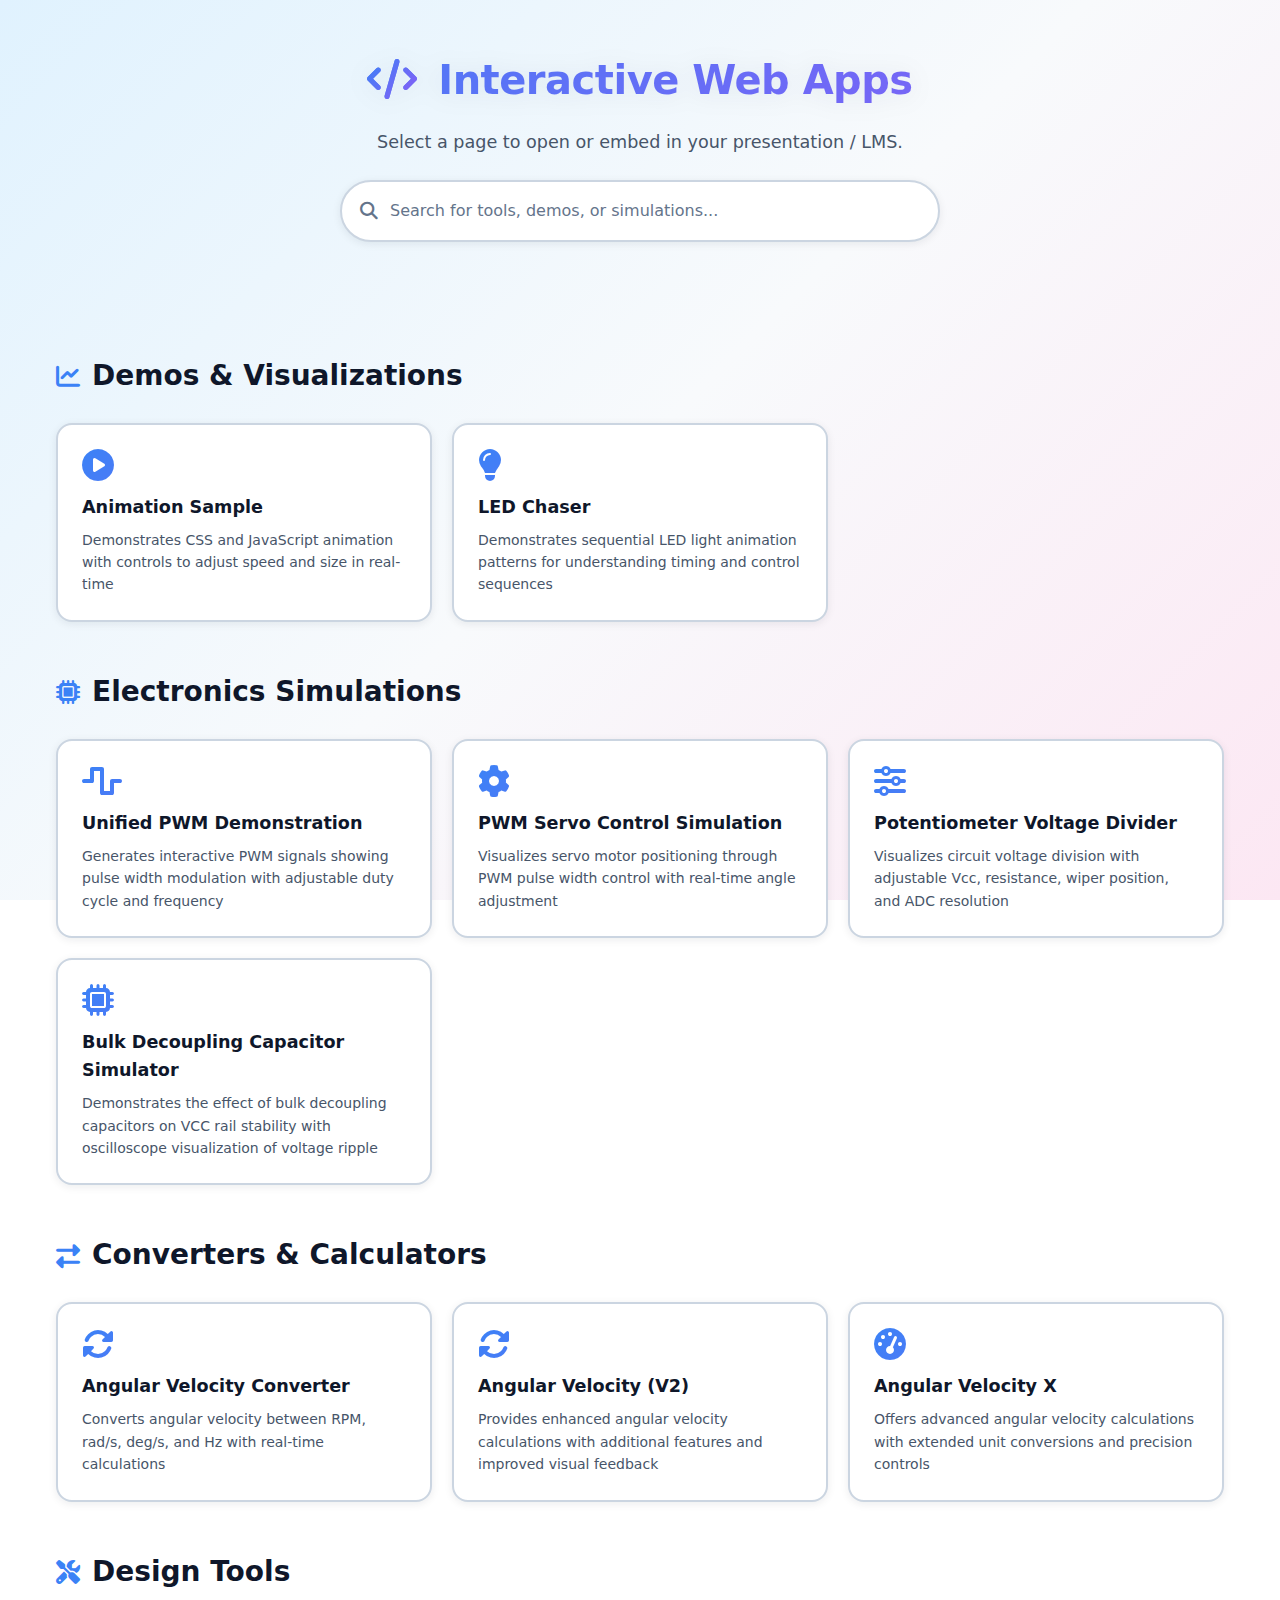
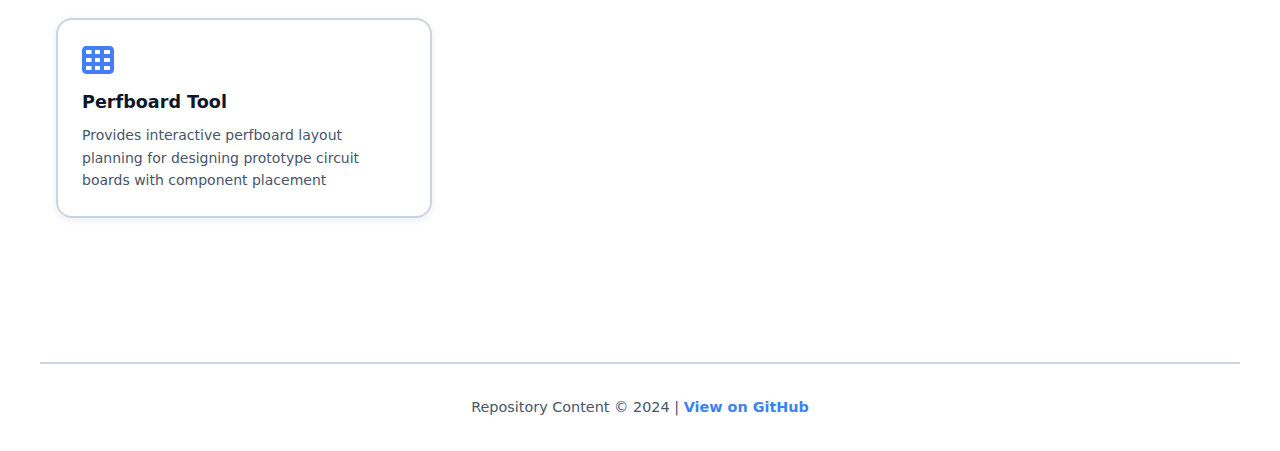
<file: index.html>
<!DOCTYPE html>
<html lang="en">
<head>
  <meta charset="UTF-8" />
  <meta name="viewport" content="width=device-width,initial-scale=1" />
  <title>Interactive Web Apps - Educational Tools & Simulations</title>
  <link rel="stylesheet" href="assets/css/style.css" />
  <link rel="stylesheet" href="https://cdnjs.cloudflare.com/ajax/libs/font-awesome/6.5.1/css/all.min.css" />
  <meta name="description" content="Small interactive pages for teaching and embedding (potentiometer divider, charts, animations)." />
</head>
<body>
  <header>
    <h1><i class="fas fa-code"></i> Interactive Web Apps</h1>
    <p>Select a page to open or embed in your presentation / LMS.</p>
    
    <div class="search-container">
      <i class="fas fa-search search-icon"></i>
      <input 
        type="search" 
        id="searchInput" 
        class="search-input" 
        placeholder="Search for tools, demos, or simulations..." 
        aria-label="Search pages"
      />
    </div>
  </header>
  
  <main>
    <section class="category-section" data-category="demos">
      <h2><i class="fas fa-chart-line"></i> Demos & Visualizations</h2>
      <ul class="page-list">
        <li data-keywords="animation css sample transition">
          <a href="pages/animation.html" target="_blank">
            <i class="fas fa-play-circle"></i>
            <span class="link-text">Animation Sample</span>
            <span class="link-description">Demonstrates CSS and JavaScript animation with controls to adjust speed and size in real-time</span>
          </a>
        </li>
        <li data-keywords="led chaser light animation sequence">
          <a href="pages/ledChaser.html" target="_blank">
            <i class="fas fa-lightbulb"></i>
            <span class="link-text">LED Chaser</span>
            <span class="link-description">Demonstrates sequential LED light animation patterns for understanding timing and control sequences</span>
          </a>
        </li>
      </ul>
    </section>

    <section class="category-section" data-category="simulations">
      <h2><i class="fas fa-microchip"></i> Electronics Simulations</h2>
      <ul class="page-list">
        <li data-keywords="pwm pulse width modulation unified demonstration">
          <a href="pages/unified-PWM-demonstration.html" target="_blank">
            <i class="fas fa-wave-square"></i>
            <span class="link-text">Unified PWM Demonstration</span>
            <span class="link-description">Generates interactive PWM signals showing pulse width modulation with adjustable duty cycle and frequency</span>
          </a>
        </li>
        <li data-keywords="pwm servo control simulation motor">
          <a href="pages/PWM-Servo-Control-Simulation.html" target="_blank">
            <i class="fas fa-cog"></i>
            <span class="link-text">PWM Servo Control Simulation</span>
            <span class="link-description">Visualizes servo motor positioning through PWM pulse width control with real-time angle adjustment</span>
          </a>
        </li>
        <li data-keywords="potentiometer voltage divider resistor">
          <a href="pages/potentiometer-divider.html" target="_blank">
            <i class="fas fa-sliders-h"></i>
            <span class="link-text">Potentiometer Voltage Divider</span>
            <span class="link-description">Visualizes circuit voltage division with adjustable Vcc, resistance, wiper position, and ADC resolution</span>
          </a>
        </li>
        <li data-keywords="bulk decoupling capacitor oscilloscope vcc rail voltage ripple reservoir">
          <a href="pages/Bulk_Decoupling_Capacitor.html" target="_blank">
            <i class="fas fa-microchip"></i>
            <span class="link-text">Bulk Decoupling Capacitor Simulator</span>
            <span class="link-description">Demonstrates the effect of bulk decoupling capacitors on VCC rail stability with oscilloscope visualization of voltage ripple</span>
          </a>
        </li>
      </ul>
    </section>

    <section class="category-section" data-category="converters">
      <h2><i class="fas fa-exchange-alt"></i> Converters & Calculators</h2>
      <ul class="page-list">
        <li data-keywords="angular velocity converter rpm rad calculation">
          <a href="pages/AngularVelocityConverter.html" target="_blank">
            <i class="fas fa-sync-alt"></i>
            <span class="link-text">Angular Velocity Converter</span>
            <span class="link-description">Converts angular velocity between RPM, rad/s, deg/s, and Hz with real-time calculations</span>
          </a>
        </li>
        <li data-keywords="angular velocity v2 version calculation">
          <a href="pages/AngularVelocity.html" target="_blank">
            <i class="fas fa-rotate"></i>
            <span class="link-text">Angular Velocity (V2)</span>
            <span class="link-description">Provides enhanced angular velocity calculations with additional features and improved visual feedback</span>
          </a>
        </li>
        <li data-keywords="angular velocity x extended calculation">
          <a href="pages/AngularVelocityx.html" target="_blank">
            <i class="fas fa-tachometer-alt"></i>
            <span class="link-text">Angular Velocity X</span>
            <span class="link-description">Offers advanced angular velocity calculations with extended unit conversions and precision controls</span>
          </a>
        </li>
      </ul>
    </section>

    <section class="category-section" data-category="tools">
      <h2><i class="fas fa-tools"></i> Design Tools</h2>
      <ul class="page-list">
        <li data-keywords="perfboard pcb prototype circuit design">
          <a href="pages/perfboard.html" target="_blank">
            <i class="fas fa-th"></i>
            <span class="link-text">Perfboard Tool</span>
            <span class="link-description">Provides interactive perfboard layout planning for designing prototype circuit boards with component placement</span>
          </a>
        </li>
      </ul>
    </section>
    
    <div id="noResults" class="no-results" style="display: none;">
      <i class="fas fa-search"></i>
      <p>No pages found matching your search.</p>
    </div>
  </main>
  
  <footer>
    <p>Repository Content &copy; 2024 | <a href="https://github.com/rayus86/web_apps" target="_blank">View on GitHub</a></p>
  </footer>

  <script>
    // Live search functionality
    const searchInput = document.getElementById('searchInput');
    const categorySections = document.querySelectorAll('.category-section');
    const noResults = document.getElementById('noResults');
    
    searchInput.addEventListener('input', function() {
      const searchTerm = this.value.toLowerCase().trim();
      let hasVisibleItems = false;
      
      categorySections.forEach(section => {
        const items = section.querySelectorAll('li');
        let sectionHasVisible = false;
        
        items.forEach(item => {
          const text = item.textContent.toLowerCase();
          const keywords = item.dataset.keywords || '';
          const matches = text.includes(searchTerm) || keywords.includes(searchTerm);
          
          if (matches || searchTerm === '') {
            item.style.display = '';
            sectionHasVisible = true;
            hasVisibleItems = true;
          } else {
            item.style.display = 'none';
          }
        });
        
        section.style.display = sectionHasVisible || searchTerm === '' ? '' : 'none';
      });
      
      noResults.style.display = hasVisibleItems || searchTerm === '' ? 'none' : 'block';
    });
  </script>
</body>
</html>
</file>
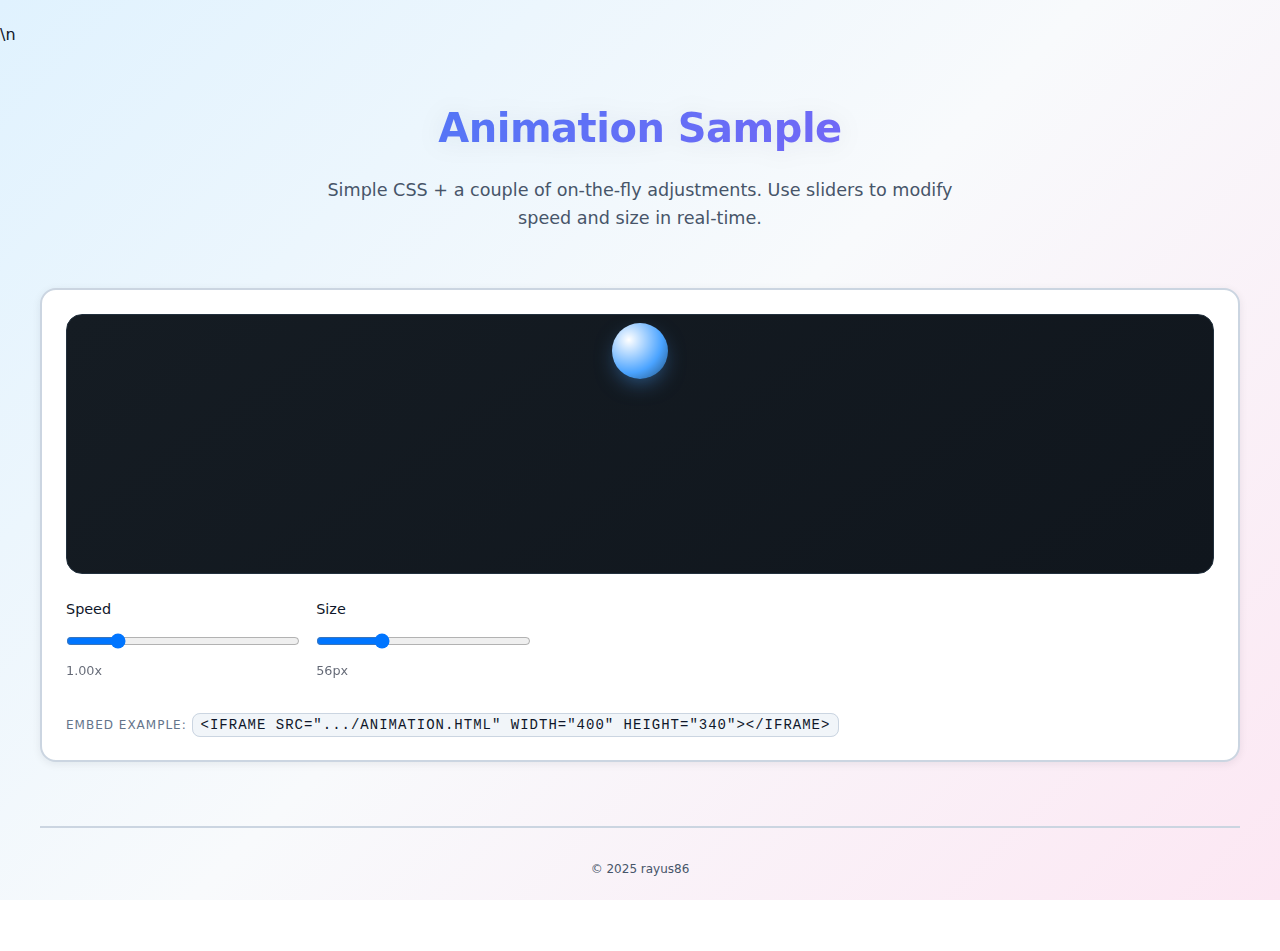
<file: pages/animation.html>
<!DOCTYPE html>\n<html lang="en">
<head>
<meta charset="UTF-8" />
<title>Animation Sample</title>
<meta name="viewport" content="width=device-width,initial-scale=1" />
<link rel="stylesheet" href="../assets/css/style.css" />
<meta name="description" content="Small CSS / JS animation sample." />
<style>
  body { padding: 1.4rem 0 2.5rem; }
  .stage {
    position: relative;
    width: 100%;
    height: 260px;
    background: linear-gradient(145deg,#151c23,#10161d);
    border: 1px solid #22303d;
    border-radius: 16px;
    overflow: hidden;
  }
  .ball {
    --size: 56px;
    position: absolute;
    width: var(--size);
    height: var(--size);
    left: calc(50% - var(--size)/2);
    top: 8px;
    border-radius: 50%;
    background: radial-gradient(circle at 30% 30%, #ffffff, #4aa3ff 60%, #1f4b73 100%);
    box-shadow: 0 8px 22px -6px rgba(74,163,255,.55);
    animation: bounce 2.2s ease-in-out infinite, spin 6s linear infinite;
  }
  @keyframes bounce {
    0%, 100% { transform: translate(-50%, 0) scale(1); }
    45% { transform: translate(-50%, 180px) scale(1.05, .95); }
    50% { transform: translate(-50%, 188px) scale(.95,1.05); }
  }
  @keyframes spin {
    to { filter: hue-rotate(360deg); }
  }
  .controls {
    margin-top: 1rem;
    display: flex;
    gap: 1rem;
    flex-wrap: wrap;
  }
  .label-val {
    font-size: .8rem;
    opacity: .65;
  }
</style>
</head>
<body>
<header>
  <h1>Animation Sample</h1>
  <p>Simple CSS + a couple of on-the-fly adjustments. Use sliders to modify speed and size in real-time.</p>
</header>

<main class="panel">
  <div class="stage">
    <div id="ball" class="ball"></div>
  </div>
  <div class="controls">
    <label class="inline-label">Speed
      <input id="speed" type="range" min="0.5" max="3" step=".05" value="1" />
      <span class="label-val" id="speedLabel">1.00x</span>
    </label>
    <label class="inline-label">Size
      <input id="size" type="range" min="30" max="120" step="2" value="56" />
      <span class="label-val" id="sizeLabel">56px</span>
    </label>
  </div>
  <p class="notice">Embed example: <code>&lt;iframe src=".../animation.html" width="400" height="340"&gt;&lt;/iframe&gt;</code></p>
</main>

<footer>
  <small>© 2025 rayus86</small>
</footer>

<script>
(function(){
  const ball = document.getElementById('ball');
  const speed = document.getElementById('speed');
  const size = document.getElementById('size');
  const speedLabel = document.getElementById('speedLabel');
  const sizeLabel = document.getElementById('sizeLabel');

  function update() {
    const s = parseFloat(speed.value);
    const sz = parseInt(size.value,10);
    speedLabel.textContent = s.toFixed(2)+'x';
    sizeLabel.textContent = sz+'px';
    ball.style.setProperty('--size', sz+'px');
    ball.style.animationDuration = (2.2 / s) + 's, ' + (6 / s) + 's';
  }
  [speed, size].forEach(el=>el.addEventListener('input', update));
  update();
})();
</script>
</body>
</html>
</file>
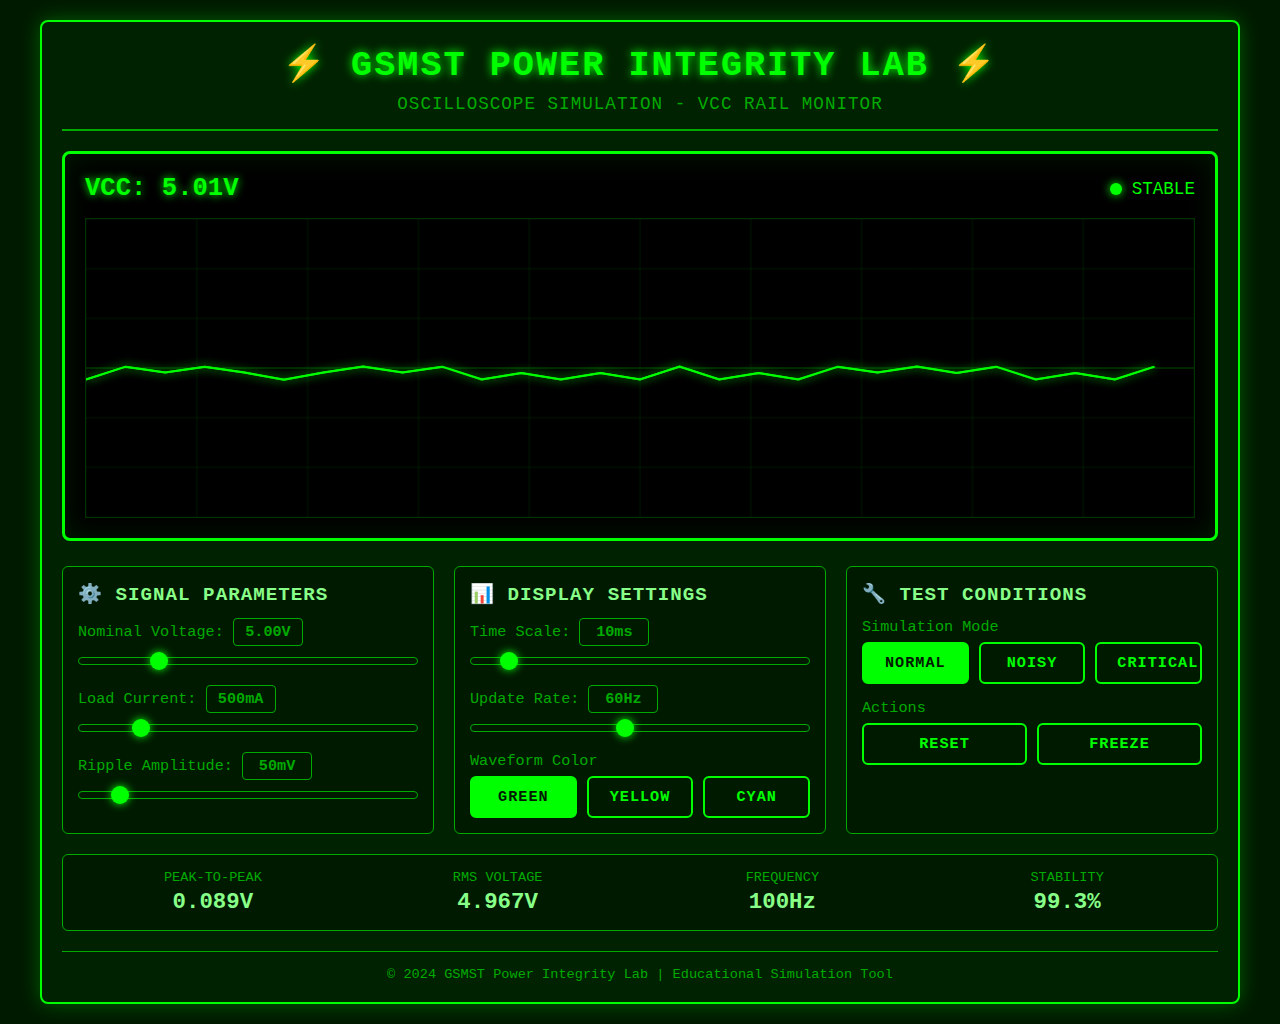
<file: pages/apps.html>
<!DOCTYPE html>
<html lang="en">
<head>
<meta charset="UTF-8">
<meta name="viewport" content="width=device-width, initial-scale=1.0">
<title>GSMST Power Integrity Lab - Oscilloscope Simulation</title>
<meta name="description" content="Interactive oscilloscope simulation for monitoring VCC rail power integrity with signal stability analysis">
<style>
  :root {
    --console-bg: #001a00;
    --console-panel: #002200;
    --console-green: #00ff00;
    --console-green-dim: #00aa00;
    --console-green-bright: #88ff88;
    --grid-color: #003300;
    --warning-color: #ffaa00;
    --danger-color: #ff3333;
  }
  
  * {
    box-sizing: border-box;
    margin: 0;
    padding: 0;
  }
  
  body {
    background: var(--console-bg);
    color: var(--console-green);
    font-family: 'Courier New', monospace;
    min-height: 100vh;
    display: flex;
    flex-direction: column;
    align-items: center;
    padding: 20px;
    overflow-x: hidden;
  }
  
  .container {
    width: 100%;
    max-width: 1200px;
    background: var(--console-panel);
    border: 2px solid var(--console-green);
    border-radius: 8px;
    box-shadow: 0 0 20px rgba(0, 255, 0, 0.3);
    padding: 20px;
  }
  
  header {
    text-align: center;
    margin-bottom: 20px;
    border-bottom: 2px solid var(--console-green-dim);
    padding-bottom: 15px;
  }
  
  h1 {
    font-size: clamp(1.5rem, 3vw, 2.2rem);
    text-shadow: 0 0 10px var(--console-green);
    margin-bottom: 8px;
    letter-spacing: 2px;
  }
  
  .subtitle {
    font-size: clamp(0.9rem, 1.5vw, 1.1rem);
    color: var(--console-green-dim);
    text-transform: uppercase;
    letter-spacing: 1px;
  }
  
  .oscilloscope-screen {
    background: #000;
    border: 3px solid var(--console-green);
    border-radius: 8px;
    padding: 20px;
    margin-bottom: 25px;
    position: relative;
    box-shadow: inset 0 0 30px rgba(0, 255, 0, 0.1);
  }
  
  .screen-header {
    display: flex;
    justify-content: space-between;
    align-items: center;
    margin-bottom: 15px;
    flex-wrap: wrap;
    gap: 10px;
  }
  
  .voltage-display {
    font-size: clamp(1.2rem, 2vw, 1.8rem);
    font-weight: bold;
    text-shadow: 0 0 8px var(--console-green);
  }
  
  .status-indicator {
    display: flex;
    align-items: center;
    gap: 10px;
    font-size: clamp(0.9rem, 1.5vw, 1.1rem);
  }
  
  .status-led {
    width: 12px;
    height: 12px;
    border-radius: 50%;
    animation: pulse 1.5s ease-in-out infinite;
  }
  
  .status-stable .status-led {
    background: var(--console-green);
    box-shadow: 0 0 10px var(--console-green);
  }
  
  .status-unstable .status-led {
    background: var(--warning-color);
    box-shadow: 0 0 10px var(--warning-color);
  }
  
  .status-critical .status-led {
    background: var(--danger-color);
    box-shadow: 0 0 10px var(--danger-color);
    animation: pulse 0.5s ease-in-out infinite;
  }
  
  @keyframes pulse {
    0%, 100% { opacity: 1; }
    50% { opacity: 0.3; }
  }
  
  #waveformCanvas {
    width: 100%;
    height: 300px;
    border: 1px solid var(--grid-color);
    background: #000;
    display: block;
  }
  
  .controls-grid {
    display: grid;
    grid-template-columns: repeat(auto-fit, minmax(280px, 1fr));
    gap: 20px;
    margin-bottom: 20px;
  }
  
  .control-group {
    background: var(--console-bg);
    border: 1px solid var(--console-green-dim);
    border-radius: 6px;
    padding: 15px;
  }
  
  .control-group h3 {
    font-size: clamp(1rem, 1.8vw, 1.2rem);
    margin-bottom: 12px;
    color: var(--console-green-bright);
    text-transform: uppercase;
    letter-spacing: 1px;
  }
  
  .control-item {
    margin-bottom: 15px;
  }
  
  .control-item:last-child {
    margin-bottom: 0;
  }
  
  label {
    display: block;
    margin-bottom: 6px;
    font-size: clamp(0.85rem, 1.4vw, 0.95rem);
    color: var(--console-green-dim);
  }
  
  input[type="range"] {
    width: 100%;
    height: 8px;
    background: var(--console-bg);
    border: 1px solid var(--console-green-dim);
    border-radius: 4px;
    outline: none;
    -webkit-appearance: none;
  }
  
  input[type="range"]::-webkit-slider-thumb {
    -webkit-appearance: none;
    appearance: none;
    width: 18px;
    height: 18px;
    background: var(--console-green);
    cursor: pointer;
    border-radius: 50%;
    box-shadow: 0 0 8px var(--console-green);
  }
  
  input[type="range"]::-moz-range-thumb {
    width: 18px;
    height: 18px;
    background: var(--console-green);
    cursor: pointer;
    border-radius: 50%;
    border: none;
    box-shadow: 0 0 8px var(--console-green);
  }
  
  .value-display {
    display: inline-block;
    background: var(--console-bg);
    border: 1px solid var(--console-green-dim);
    padding: 4px 10px;
    border-radius: 4px;
    font-weight: bold;
    min-width: 70px;
    text-align: center;
  }
  
  .button-group {
    display: flex;
    gap: 10px;
    flex-wrap: wrap;
  }
  
  button {
    flex: 1;
    min-width: 100px;
    padding: 10px 20px;
    background: var(--console-bg);
    color: var(--console-green);
    border: 2px solid var(--console-green);
    border-radius: 6px;
    font-family: 'Courier New', monospace;
    font-size: clamp(0.85rem, 1.4vw, 0.95rem);
    font-weight: bold;
    cursor: pointer;
    transition: all 0.3s ease;
    text-transform: uppercase;
    letter-spacing: 1px;
  }
  
  button:hover {
    background: var(--console-green);
    color: var(--console-bg);
    box-shadow: 0 0 15px var(--console-green);
  }
  
  button:active {
    transform: scale(0.98);
  }
  
  button.active {
    background: var(--console-green);
    color: var(--console-bg);
  }
  
  .stats-panel {
    background: var(--console-bg);
    border: 1px solid var(--console-green-dim);
    border-radius: 6px;
    padding: 15px;
    margin-top: 20px;
  }
  
  .stats-grid {
    display: grid;
    grid-template-columns: repeat(auto-fit, minmax(150px, 1fr));
    gap: 15px;
  }
  
  .stat-item {
    text-align: center;
  }
  
  .stat-label {
    font-size: clamp(0.75rem, 1.2vw, 0.85rem);
    color: var(--console-green-dim);
    margin-bottom: 4px;
    text-transform: uppercase;
  }
  
  .stat-value {
    font-size: clamp(1.1rem, 1.8vw, 1.4rem);
    font-weight: bold;
    color: var(--console-green-bright);
  }
  
  footer {
    text-align: center;
    margin-top: 20px;
    padding-top: 15px;
    border-top: 1px solid var(--console-green-dim);
    font-size: clamp(0.75rem, 1.2vw, 0.85rem);
    color: var(--console-green-dim);
  }
  
  @media (max-width: 768px) {
    body {
      padding: 10px;
    }
    
    .container {
      padding: 15px;
    }
    
    #waveformCanvas {
      height: 200px;
    }
    
    .controls-grid {
      grid-template-columns: 1fr;
    }
  }
</style>
</head>
<body>
  <div class="container">
    <header>
      <h1>⚡ GSMST POWER INTEGRITY LAB ⚡</h1>
      <div class="subtitle">Oscilloscope Simulation - VCC Rail Monitor</div>
    </header>
    
    <div class="oscilloscope-screen">
      <div class="screen-header">
        <div class="voltage-display">VCC: <span id="vccValue">5.00</span>V</div>
        <div class="status-indicator status-stable" id="statusIndicator">
          <div class="status-led"></div>
          <span id="statusText">STABLE</span>
        </div>
      </div>
      
      <canvas id="waveformCanvas"></canvas>
    </div>
    
    <div class="controls-grid">
      <div class="control-group">
        <h3>⚙️ Signal Parameters</h3>
        <div class="control-item">
          <label>Nominal Voltage: <span class="value-display" id="nominalVoltageDisplay">5.00V</span></label>
          <input type="range" id="nominalVoltage" min="3.0" max="12.0" step="0.1" value="5.0">
        </div>
        <div class="control-item">
          <label>Load Current: <span class="value-display" id="loadCurrentDisplay">500mA</span></label>
          <input type="range" id="loadCurrent" min="0" max="3000" step="50" value="500">
        </div>
        <div class="control-item">
          <label>Ripple Amplitude: <span class="value-display" id="rippleDisplay">50mV</span></label>
          <input type="range" id="ripple" min="0" max="500" step="10" value="50">
        </div>
      </div>
      
      <div class="control-group">
        <h3>📊 Display Settings</h3>
        <div class="control-item">
          <label>Time Scale: <span class="value-display" id="timeScaleDisplay">10ms</span></label>
          <input type="range" id="timeScale" min="1" max="100" step="1" value="10">
        </div>
        <div class="control-item">
          <label>Update Rate: <span class="value-display" id="updateRateDisplay">60Hz</span></label>
          <input type="range" id="updateRate" min="10" max="120" step="10" value="60">
        </div>
        <div class="control-item">
          <label>Waveform Color</label>
          <div class="button-group">
            <button id="colorGreen" class="active" data-color="#00ff00">Green</button>
            <button id="colorYellow" data-color="#ffff00">Yellow</button>
            <button id="colorCyan" data-color="#00ffff">Cyan</button>
          </div>
        </div>
      </div>
      
      <div class="control-group">
        <h3>🔧 Test Conditions</h3>
        <div class="control-item">
          <label>Simulation Mode</label>
          <div class="button-group">
            <button id="modeNormal" class="active" data-mode="normal">Normal</button>
            <button id="modeNoisy" data-mode="noisy">Noisy</button>
            <button id="modeCritical" data-mode="critical">Critical</button>
          </div>
        </div>
        <div class="control-item">
          <label>Actions</label>
          <div class="button-group">
            <button id="resetBtn">Reset</button>
            <button id="freezeBtn">Freeze</button>
          </div>
        </div>
      </div>
    </div>
    
    <div class="stats-panel">
      <div class="stats-grid">
        <div class="stat-item">
          <div class="stat-label">Peak-to-Peak</div>
          <div class="stat-value" id="peakToPeak">0.10V</div>
        </div>
        <div class="stat-item">
          <div class="stat-label">RMS Voltage</div>
          <div class="stat-value" id="rmsVoltage">5.00V</div>
        </div>
        <div class="stat-item">
          <div class="stat-label">Frequency</div>
          <div class="stat-value" id="frequency">100Hz</div>
        </div>
        <div class="stat-item">
          <div class="stat-label">Stability</div>
          <div class="stat-value" id="stability">99%</div>
        </div>
      </div>
    </div>
    
    <footer>
      © 2024 GSMST Power Integrity Lab | Educational Simulation Tool
    </footer>
  </div>

  <script>
    // Canvas setup
    const canvas = document.getElementById('waveformCanvas');
    const ctx = canvas.getContext('2d');
    
    // Set canvas resolution
    function resizeCanvas() {
      const rect = canvas.getBoundingClientRect();
      canvas.width = rect.width * window.devicePixelRatio;
      canvas.height = rect.height * window.devicePixelRatio;
      ctx.scale(window.devicePixelRatio, window.devicePixelRatio);
    }
    
    resizeCanvas();
    window.addEventListener('resize', resizeCanvas);
    
    // Simulation state
    let state = {
      nominalVoltage: 5.0,
      loadCurrent: 500,
      ripple: 50,
      timeScale: 10,
      updateRate: 60,
      waveformColor: '#00ff00',
      mode: 'normal',
      frozen: false,
      time: 0,
      dataPoints: []
    };
    
    // Control elements
    const nominalVoltageSlider = document.getElementById('nominalVoltage');
    const loadCurrentSlider = document.getElementById('loadCurrent');
    const rippleSlider = document.getElementById('ripple');
    const timeScaleSlider = document.getElementById('timeScale');
    const updateRateSlider = document.getElementById('updateRate');
    
    const nominalVoltageDisplay = document.getElementById('nominalVoltageDisplay');
    const loadCurrentDisplay = document.getElementById('loadCurrentDisplay');
    const rippleDisplay = document.getElementById('rippleDisplay');
    const timeScaleDisplay = document.getElementById('timeScaleDisplay');
    const updateRateDisplay = document.getElementById('updateRateDisplay');
    
    const vccValue = document.getElementById('vccValue');
    const statusIndicator = document.getElementById('statusIndicator');
    const statusText = document.getElementById('statusText');
    
    const peakToPeak = document.getElementById('peakToPeak');
    const rmsVoltage = document.getElementById('rmsVoltage');
    const frequency = document.getElementById('frequency');
    const stability = document.getElementById('stability');
    
    // Event listeners for sliders
    nominalVoltageSlider.addEventListener('input', (e) => {
      state.nominalVoltage = parseFloat(e.target.value);
      nominalVoltageDisplay.textContent = state.nominalVoltage.toFixed(2) + 'V';
    });
    
    loadCurrentSlider.addEventListener('input', (e) => {
      state.loadCurrent = parseInt(e.target.value);
      loadCurrentDisplay.textContent = state.loadCurrent + 'mA';
    });
    
    rippleSlider.addEventListener('input', (e) => {
      state.ripple = parseInt(e.target.value);
      rippleDisplay.textContent = state.ripple + 'mV';
    });
    
    timeScaleSlider.addEventListener('input', (e) => {
      state.timeScale = parseInt(e.target.value);
      timeScaleDisplay.textContent = state.timeScale + 'ms';
    });
    
    updateRateSlider.addEventListener('input', (e) => {
      state.updateRate = parseInt(e.target.value);
      updateRateDisplay.textContent = state.updateRate + 'Hz';
    });
    
    // Color button handlers
    const colorButtons = document.querySelectorAll('[data-color]');
    colorButtons.forEach(button => {
      button.addEventListener('click', () => {
        colorButtons.forEach(btn => btn.classList.remove('active'));
        button.classList.add('active');
        state.waveformColor = button.dataset.color;
      });
    });
    
    // Mode button handlers
    const modeButtons = document.querySelectorAll('[data-mode]');
    modeButtons.forEach(button => {
      button.addEventListener('click', () => {
        modeButtons.forEach(btn => btn.classList.remove('active'));
        button.classList.add('active');
        state.mode = button.dataset.mode;
      });
    });
    
    // Action buttons
    document.getElementById('resetBtn').addEventListener('click', () => {
      state.time = 0;
      state.dataPoints = [];
      nominalVoltageSlider.value = 5.0;
      loadCurrentSlider.value = 500;
      rippleSlider.value = 50;
      timeScaleSlider.value = 10;
      updateRateSlider.value = 60;
      
      state.nominalVoltage = 5.0;
      state.loadCurrent = 500;
      state.ripple = 50;
      state.timeScale = 10;
      state.updateRate = 60;
      
      nominalVoltageDisplay.textContent = '5.00V';
      loadCurrentDisplay.textContent = '500mA';
      rippleDisplay.textContent = '50mV';
      timeScaleDisplay.textContent = '10ms';
      updateRateDisplay.textContent = '60Hz';
      
      modeButtons.forEach(btn => btn.classList.remove('active'));
      document.getElementById('modeNormal').classList.add('active');
      state.mode = 'normal';
    });
    
    document.getElementById('freezeBtn').addEventListener('click', function() {
      state.frozen = !state.frozen;
      this.textContent = state.frozen ? 'Resume' : 'Freeze';
      this.classList.toggle('active');
    });
    
    // Calculate voltage with noise and ripple
    function calculateVoltage(time) {
      let voltage = state.nominalVoltage;
      
      // Add ripple (sine wave)
      const rippleFreq = 100; // Hz
      const rippleAmount = (state.ripple / 1000) * Math.sin(2 * Math.PI * rippleFreq * time);
      voltage += rippleAmount;
      
      // Add mode-specific effects
      if (state.mode === 'noisy') {
        voltage += (Math.random() - 0.5) * 0.3;
      } else if (state.mode === 'critical') {
        voltage += Math.sin(2 * Math.PI * 50 * time) * 0.5;
        voltage += (Math.random() - 0.5) * 0.5;
      }
      
      // Add small load-dependent droop
      const droop = (state.loadCurrent / 3000) * 0.2;
      voltage -= droop;
      
      return voltage;
    }
    
    // Update status indicator
    function updateStatus(voltage) {
      const deviation = Math.abs(voltage - state.nominalVoltage);
      const percentDeviation = (deviation / state.nominalVoltage) * 100;
      
      statusIndicator.className = 'status-indicator';
      
      if (percentDeviation < 2) {
        statusIndicator.classList.add('status-stable');
        statusText.textContent = 'STABLE';
      } else if (percentDeviation < 5) {
        statusIndicator.classList.add('status-unstable');
        statusText.textContent = 'UNSTABLE';
      } else {
        statusIndicator.classList.add('status-critical');
        statusText.textContent = 'CRITICAL';
      }
    }
    
    // Draw grid
    function drawGrid() {
      const width = canvas.width / window.devicePixelRatio;
      const height = canvas.height / window.devicePixelRatio;
      
      ctx.strokeStyle = '#003300';
      ctx.lineWidth = 0.5;
      
      // Vertical lines
      const vSpacing = width / 10;
      for (let i = 0; i <= 10; i++) {
        ctx.beginPath();
        ctx.moveTo(i * vSpacing, 0);
        ctx.lineTo(i * vSpacing, height);
        ctx.stroke();
      }
      
      // Horizontal lines
      const hSpacing = height / 6;
      for (let i = 0; i <= 6; i++) {
        ctx.beginPath();
        ctx.moveTo(0, i * hSpacing);
        ctx.lineTo(width, i * hSpacing);
        ctx.stroke();
      }
      
      // Center line (thicker)
      ctx.strokeStyle = '#004400';
      ctx.lineWidth = 1;
      ctx.beginPath();
      ctx.moveTo(0, height / 2);
      ctx.lineTo(width, height / 2);
      ctx.stroke();
    }
    
    // Draw waveform
    function drawWaveform() {
      const width = canvas.width / window.devicePixelRatio;
      const height = canvas.height / window.devicePixelRatio;
      
      // Clear canvas
      ctx.fillStyle = '#000';
      ctx.fillRect(0, 0, width, height);
      
      // Draw grid
      drawGrid();
      
      if (state.dataPoints.length < 2) return;
      
      // Calculate voltage range for scaling
      const voltageRange = state.nominalVoltage * 0.4; // Show ±20% of nominal
      const voltageMin = state.nominalVoltage - voltageRange / 2;
      const voltageMax = state.nominalVoltage + voltageRange / 2;
      
      // Draw waveform
      ctx.strokeStyle = state.waveformColor;
      ctx.lineWidth = 2;
      ctx.beginPath();
      
      for (let i = 0; i < state.dataPoints.length; i++) {
        const x = (i / state.dataPoints.length) * width;
        const voltage = state.dataPoints[i];
        const y = height - ((voltage - voltageMin) / (voltageMax - voltageMin)) * height;
        
        if (i === 0) {
          ctx.moveTo(x, y);
        } else {
          ctx.lineTo(x, y);
        }
      }
      
      ctx.stroke();
      
      // Add glow effect
      ctx.shadowBlur = 10;
      ctx.shadowColor = state.waveformColor;
      ctx.stroke();
      ctx.shadowBlur = 0;
    }
    
    // Update statistics
    function updateStatistics() {
      if (state.dataPoints.length === 0) return;
      
      const voltages = state.dataPoints;
      const maxV = Math.max(...voltages);
      const minV = Math.min(...voltages);
      const avgV = voltages.reduce((a, b) => a + b, 0) / voltages.length;
      
      // Calculate true RMS voltage
      const squaredVoltages = voltages.map(v => Math.pow(v, 2));
      const rmsVoltage_calc = Math.sqrt(squaredVoltages.reduce((a, b) => a + b, 0) / voltages.length);
      
      // Peak-to-peak
      peakToPeak.textContent = (maxV - minV).toFixed(3) + 'V';
      
      // RMS voltage (true RMS)
      rmsVoltage.textContent = rmsVoltage_calc.toFixed(3) + 'V';
      
      // Frequency (from ripple frequency constant)
      const rippleFreq = 100; // Hz - matches the frequency in calculateVoltage
      frequency.textContent = rippleFreq + 'Hz';
      
      // Stability (based on deviation from nominal)
      const deviation = Math.abs(avgV - state.nominalVoltage);
      const stabilityPercent = Math.max(0, 100 - (deviation / state.nominalVoltage * 100));
      stability.textContent = stabilityPercent.toFixed(1) + '%';
    }
    
    // Animation loop
    let lastUpdate = 0;
    function animate(timestamp) {
      if (!lastUpdate) lastUpdate = timestamp;
      const deltaTime = (timestamp - lastUpdate) / 1000; // Convert to seconds
      
      if (!state.frozen && deltaTime >= 1 / state.updateRate) {
        state.time += deltaTime;
        
        // Calculate new voltage
        const voltage = calculateVoltage(state.time);
        
        // Update display
        vccValue.textContent = voltage.toFixed(2);
        updateStatus(voltage);
        
        // Store data point
        const maxPoints = 200;
        state.dataPoints.push(voltage);
        if (state.dataPoints.length > maxPoints) {
          state.dataPoints.shift();
        }
        
        // Draw waveform
        drawWaveform();
        
        // Update statistics
        updateStatistics();
        
        lastUpdate = timestamp;
      }
      
      requestAnimationFrame(animate);
    }
    
    // Start animation
    requestAnimationFrame(animate);
  </script>
</body>
</html>
</file>
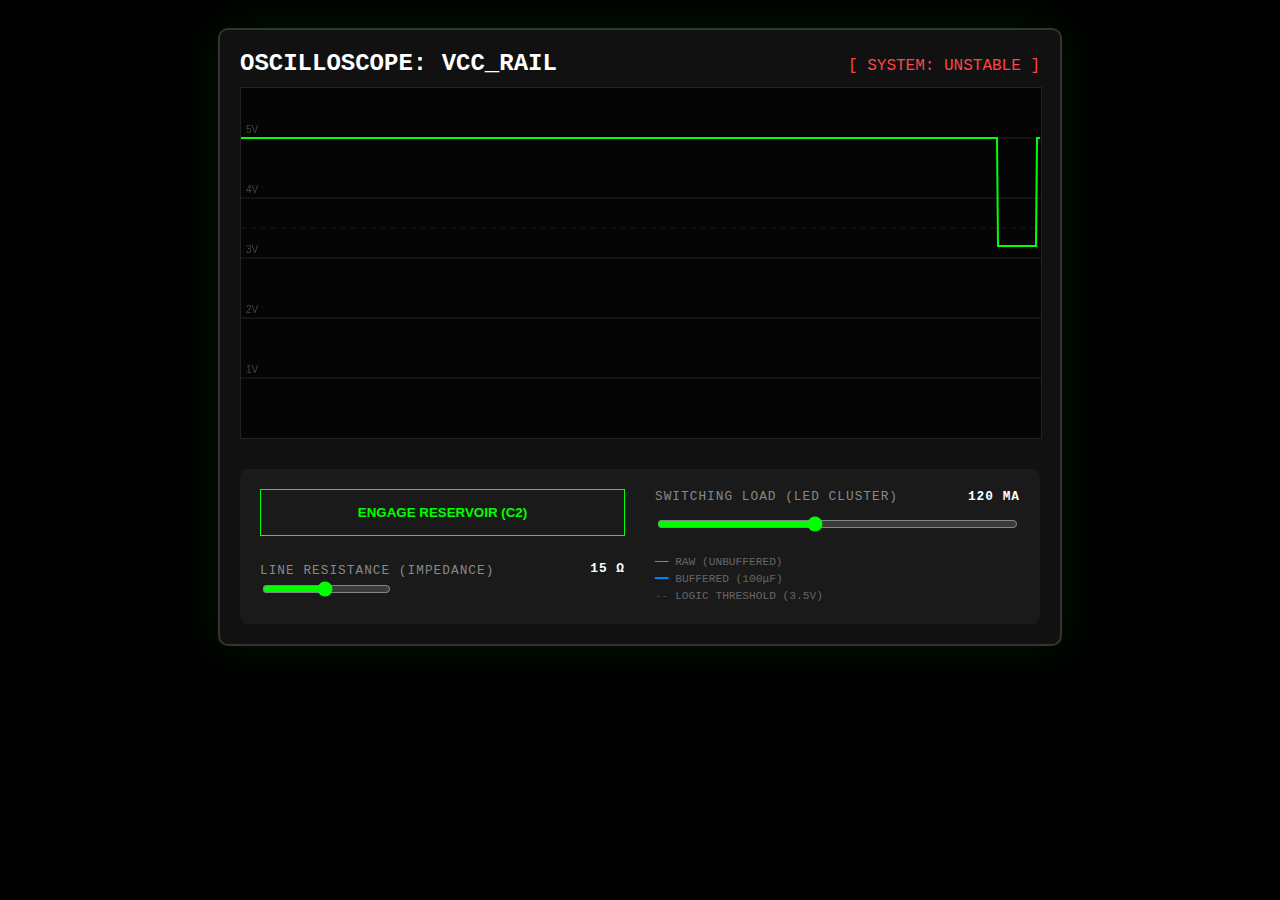
<file: pages/Bulk_Decoupling_Capacitor.html>
<!DOCTYPE html>
<html>
<head>
    <title>GSMST | Power Integrity Lab</title>
    <style>
        body { font-family: 'Courier New', monospace; background: #000; color: #0f0; padding: 20px; display: flex; flex-direction: column; align-items: center; }
        .lab-bench { background: #111; border: 2px solid #333; padding: 20px; border-radius: 10px; width: 800px; box-shadow: 0 0 50px rgba(0,255,0,0.1); }
        canvas { background: #050505; border: 1px solid #222; width: 100%; height: 350px; }
        .controls { display: grid; grid-template-columns: 1fr 1fr; gap: 30px; margin-top: 25px; background: #1a1a1a; padding: 20px; border-radius: 8px; }
        .slider-box { display: flex; flex-direction: column; gap: 10px; }
        input[type=range] { cursor: pointer; accent-color: #0f0; }
        .btn { padding: 15px; cursor: pointer; border: 1px solid #0f0; background: transparent; color: #0f0; font-weight: bold; transition: 0.3s; }
        .btn:hover { background: #0f0; color: #000; }
        .btn.active { background: #0088ff; border-color: #0088ff; color: #fff; }
        .label { font-size: 0.8em; color: #888; text-transform: uppercase; letter-spacing: 1px; }
        .val { color: #fff; float: right; font-weight: bold; }
    </style>
</head>
<body>

<div class="lab-bench">
    <div style="display: flex; justify-content: space-between; align-items: baseline; margin-bottom: 10px;">
        <h2 style="margin: 0; color: #fff;">OSCILLOSCOPE: VCC_RAIL</h2>
        <span id="status" style="color: #ff4444;">[ SYSTEM: UNSTABLE ]</span>
    </div>
    
    <canvas id="scope"></canvas>
    
    <div class="controls">
        <div class="slider-box">
            <button id="capBtn" class="btn" onclick="toggleCap()">ENGAGE RESERVOIR (C2)</button>
            <div style="margin-top: 15px;">
                <label class="label">Line Resistance (Impedance) <span id="rText" class="val">10.0 Ω</span></label>
                <input type="range" id="rSlider" min="1" max="30" step="1" value="15" oninput="sync()">
            </div>
        </div>

        <div class="slider-box">
            <label class="label">Switching Load (LED Cluster) <span id="iText" class="val">100 mA</span></label>
            <input type="range" id="iSlider" min="20" max="250" step="10" value="120" oninput="sync()">
            <div style="margin-top: 10px; font-size: 0.7em; color: #666; line-height: 1.5;">
                <span style="color: #0f0;">──</span> RAW (UNBUFFERED)<br>
                <span style="color: #0088ff;">━━</span> BUFFERED (100μF)<br>
                <span style="color: #444;">--</span> LOGIC THRESHOLD (3.5V)
            </div>
        </div>
    </div>
</div>

<script>
    const canvas = document.getElementById('scope');
    const ctx = canvas.getContext('2d');
    let capOn = false;
    let vSmooth = 5.0;
    let historyRaw = new Array(800).fill(5);
    let historyCap = new Array(800).fill(5);
    let frame = 0;

    function toggleCap() {
        capOn = !capOn;
        const btn = document.getElementById('capBtn');
        btn.classList.toggle('active');
        document.getElementById('status').innerText = capOn ? '[ SYSTEM: STABILIZED ]' : '[ SYSTEM: UNSTABLE ]';
        document.getElementById('status').style.color = capOn ? '#0088ff' : '#ff4444';
    }

    function sync() {
        document.getElementById('rText').innerText = document.getElementById('rSlider').value + ' Ω';
        document.getElementById('iText').innerText = document.getElementById('iSlider').value + ' mA';
    }

    function loop() {
        frame++;
        const R = parseFloat(document.getElementById('rSlider').value);
        const I = parseFloat(document.getElementById('iSlider').value) / 1000;
        
        // Steady clock pulse
        const isLoadOn = (frame % 100 < 40); 
        const vRaw = isLoadOn ? (5.0 - (I * R)) : 5.0;

        if (capOn) {
            // Smooth pursuit math: vSmooth moves toward vRaw based on RC timing
            const rate = isLoadOn ? 0.02 : 0.08; 
            vSmooth += (vRaw - vSmooth) * rate;
        } else {
            vSmooth = vRaw;
        }

        historyRaw.push(vRaw); historyRaw.shift();
        historyCap.push(vSmooth); historyCap.shift();

        // Render logic
        ctx.clearRect(0,0,canvas.width,canvas.height);
        
        // Grid & Threshold
        ctx.strokeStyle = '#222'; ctx.lineWidth = 1;
        for(let i=1; i<=5; i++) {
            let y = 350 - (i * 60);
            ctx.beginPath(); ctx.moveTo(0,y); ctx.lineTo(800,y); ctx.stroke();
            ctx.fillStyle = '#444'; ctx.fillText(i+'V', 5, y-5);
        }
        
        // 3.5V Logic Threshold Line
        ctx.strokeStyle = '#311'; ctx.setLineDash([5,5]);
        ctx.beginPath(); ctx.moveTo(0, 350 - (3.5*60)); ctx.lineTo(800, 350 - (3.5*60)); ctx.stroke();
        ctx.setLineDash([]);

        // Plotting
        const plot = (data, color, width) => {
            ctx.strokeStyle = color; ctx.lineWidth = width; ctx.beginPath();
            data.forEach((v, x) => {
                let y = 350 - (v * 60);
                if(x===0) ctx.moveTo(x, y); else ctx.lineTo(x, y);
            });
            ctx.stroke();
        };

        plot(historyRaw, '#050', 1); // Ghost of the raw signal
        plot(historyCap, capOn ? '#0088ff' : '#0f0', capOn ? 3 : 2);

        requestAnimationFrame(loop);
    }

    canvas.width = 800; canvas.height = 350;
    sync();
    loop();
</script>
</body>
</html>
</file>
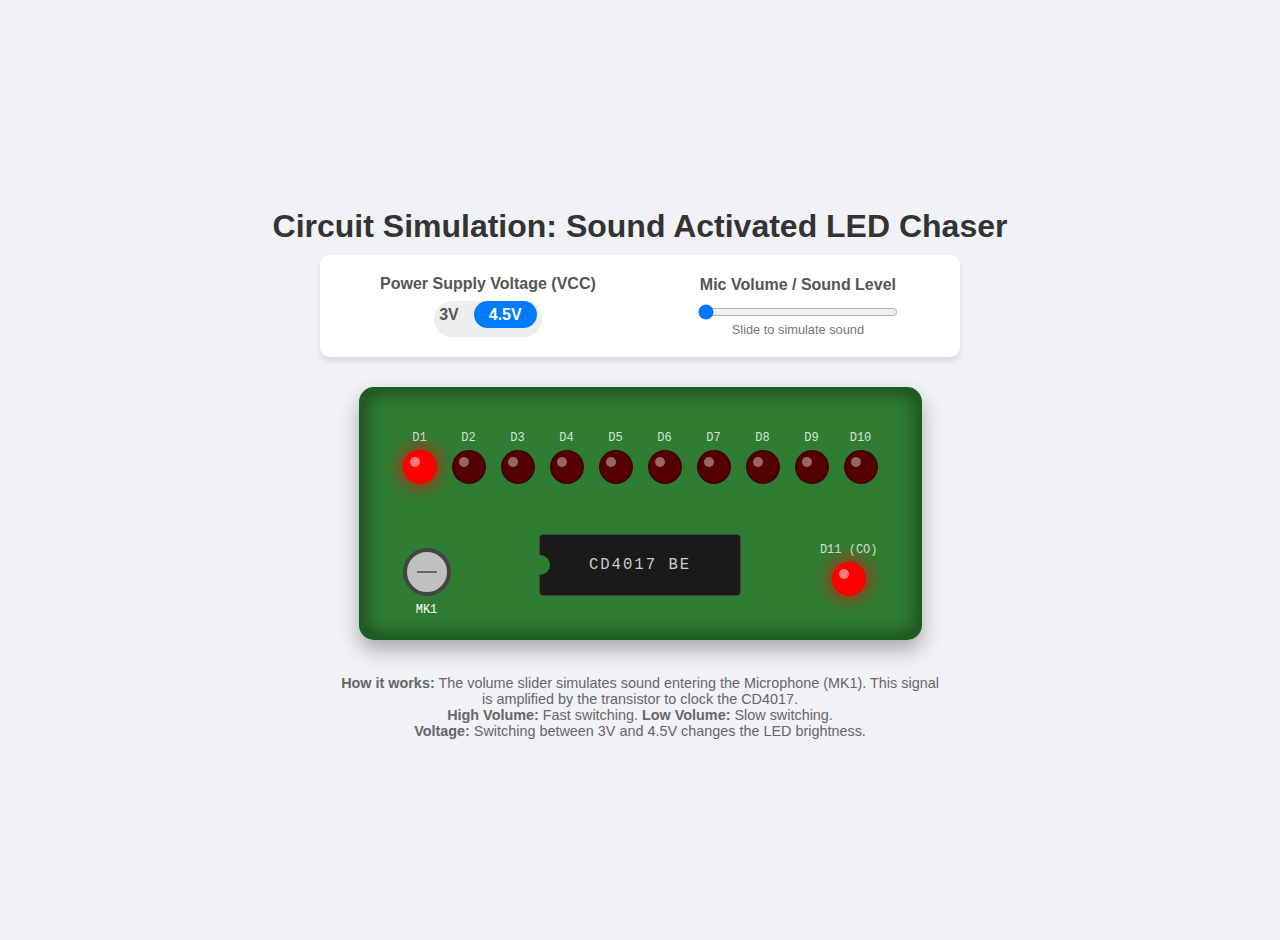
<file: pages/ledChaser.html>
<!DOCTYPE html>
<html lang="en">
<head>
    <meta charset="UTF-8">
    <meta name="viewport" content="width=device-width, initial-scale=1.0">
    <title>CD4017 Sound Activated LED Chaser Simulation</title>
    <style>
        :root {
            --bg-color: #f0f2f5;
            --pcb-color: #2e7d32;
            --component-color: #333;
            --led-off-color: #500;
            --led-on-base-color: #ff0000;
            --text-color: #333;
        }

        body {
            font-family: 'Segoe UI', Tahoma, Geneva, Verdana, sans-serif;
            background-color: var(--bg-color);
            display: flex;
            flex-direction: column;
            align-items: center;
            justify-content: center;
            min-height: 100vh;
            margin: 0;
            padding: 20px;
        }

        h1 {
            color: var(--text-color);
            margin-bottom: 10px;
        }

        .controls {
            background: white;
            padding: 20px;
            border-radius: 10px;
            box-shadow: 0 4px 6px rgba(0,0,0,0.1);
            margin-bottom: 30px;
            width: 100%;
            max-width: 600px;
            display: flex;
            flex-wrap: wrap;
            gap: 20px;
            justify-content: space-around;
            align-items: center;
        }

        .control-group {
            display: flex;
            flex-direction: column;
            align-items: center;
        }

        label {
            font-weight: bold;
            margin-bottom: 8px;
            color: #555;
        }

        /* PCB Board Simulation */
        .circuit-board {
            background-color: var(--pcb-color);
            padding: 40px;
            border-radius: 15px;
            box-shadow: inset 0 0 20px rgba(0,0,0,0.5), 0 10px 20px rgba(0,0,0,0.3);
            display: flex;
            flex-direction: column;
            align-items: center;
            position: relative;
            border: 4px solid #1b5e20;
        }

        /* IC Chip Visual */
        .ic-chip {
            width: 200px;
            height: 60px;
            background-color: #1a1a1a;
            margin-top: 20px;
            border-radius: 4px;
            position: relative;
            display: flex;
            align-items: center;
            justify-content: center;
            color: #ccc;
            font-family: monospace;
            font-size: 1.2em;
            letter-spacing: 2px;
            border: 1px solid #444;
        }
        .ic-chip::before { /* Notch */
            content: '';
            position: absolute;
            left: -10px;
            top: 50%;
            transform: translateY(-50%);
            width: 20px;
            height: 20px;
            background-color: var(--pcb-color);
            border-radius: 50%;
        }

        /* LED Container */
        .led-row {
            display: flex;
            gap: 15px;
            margin-bottom: 30px;
        }

        .led-wrapper {
            display: flex;
            flex-direction: column;
            align-items: center;
        }

        .led-label {
            color: rgba(255,255,255,0.8);
            font-size: 12px;
            margin-bottom: 5px;
            font-family: monospace;
        }

        .led {
            width: 30px;
            height: 30px;
            border-radius: 50%;
            background-color: var(--led-off-color);
            border: 2px solid rgba(0,0,0,0.2);
            transition: background-color 0.05s, box-shadow 0.05s;
            position: relative;
        }

        /* The glass reflection effect on LED */
        .led::after {
            content: '';
            position: absolute;
            top: 5px;
            left: 5px;
            width: 10px;
            height: 10px;
            border-radius: 50%;
            background: rgba(255,255,255,0.4);
        }

        /* Carry Out LED (D11) */
        .aux-led-container {
            position: absolute;
            bottom: 40px;
            right: 40px;
            display: flex;
            flex-direction: column;
            align-items: center;
        }
        
        /* Microphone Visual */
        .mic-visual {
            position: absolute;
            bottom: 40px;
            left: 40px;
            width: 40px;
            height: 40px;
            border-radius: 50%;
            background: silver;
            border: 4px solid #444;
            display: flex;
            align-items: center;
            justify-content: center;
        }
        .mic-visual::after {
            content: 'MK1';
            position: absolute;
            bottom: -25px;
            color: white;
            font-family: monospace;
            font-size: 12px;
        }

        /* Inputs Styling */
        input[type="range"] {
            width: 200px;
            cursor: pointer;
        }
        
        .voltage-toggle {
            display: flex;
            gap: 15px;
            background: #eee;
            padding: 5px;
            border-radius: 20px;
        }
        
        .voltage-option {
            padding: 5px 15px;
            border-radius: 15px;
            cursor: pointer;
            transition: background 0.2s;
        }
        
        input[type="radio"] {
            display: none;
        }
        
        input[type="radio"]:checked + span {
            background: #007bff;
            color: white;
            padding: 5px 15px;
            border-radius: 15px;
            font-weight: bold;
        }

        .info {
            margin-top: 20px;
            color: #666;
            font-size: 0.9em;
            max-width: 600px;
            text-align: center;
        }
    </style>
</head>
<body>

    <h1>Circuit Simulation: Sound Activated LED Chaser</h1>

    <div class="controls">
        <div class="control-group">
            <label>Power Supply Voltage (VCC)</label>
            <div class="voltage-toggle">
                <label>
                    <input type="radio" name="voltage" value="3" onchange="updateVoltage(3)">
                    <span>3V</span>
                </label>
                <label>
                    <input type="radio" name="voltage" value="4.5" checked onchange="updateVoltage(4.5)">
                    <span>4.5V</span>
                </label>
            </div>
        </div>

        <div class="control-group">
            <label for="volume">Mic Volume / Sound Level</label>
            <input type="range" id="volume" min="0" max="100" value="0">
            <span id="vol-label" style="font-size: 0.8em; color: #777;">Slide to simulate sound</span>
        </div>
    </div>

    <div class="circuit-board">
        <div class="led-row" id="led-container">
            </div>

        <div class="ic-chip">CD4017 BE</div>

        <div class="aux-led-container">
            <div class="led-label">D11 (CO)</div>
            <div class="led" id="led-11"></div>
        </div>

        <div class="mic-visual" id="mic">
            <div style="width: 20px; height: 2px; background: #666;"></div>
        </div>
    </div>

    <div class="info">
        <p><strong>How it works:</strong> The volume slider simulates sound entering the Microphone (MK1). This signal is amplified by the transistor to clock the CD4017. <br>
        <strong>High Volume:</strong> Fast switching. <strong>Low Volume:</strong> Slow switching. <br>
        <strong>Voltage:</strong> Switching between 3V and 4.5V changes the LED brightness.</p>
    </div>

    <script>
        // --- Configuration ---
        const TOTAL_LEDS = 10; // D1 to D10
        const ledContainer = document.getElementById('led-container');
        const led11 = document.getElementById('led-11');
        const volumeSlider = document.getElementById('volume');
        
        let currentActiveLed = 0; // 0 to 9 representing Q0 to Q9
        let lastTime = 0;
        let accumulator = 0;
        
        // Simulation State
        let currentVoltage = 4.5;
        let currentVolume = 0; 
        
        // --- Initialization ---
        function init() {
            // Create D1-D10 LEDs
            for (let i = 0; i < TOTAL_LEDS; i++) {
                const wrapper = document.createElement('div');
                wrapper.className = 'led-wrapper';
                
                const label = document.createElement('div');
                label.className = 'led-label';
                label.innerText = `D${i+1}`;
                
                const led = document.createElement('div');
                led.className = 'led';
                led.id = `led-${i}`;
                
                wrapper.appendChild(label);
                wrapper.appendChild(led);
                ledContainer.appendChild(wrapper);
            }
            
            // Start Animation Loop
            requestAnimationFrame(gameLoop);
        }

        // --- Core Logic ---

        function updateVoltage(vol) {
            currentVoltage = parseFloat(vol);
            renderLeds(); // Immediate update of brightness
        }

        volumeSlider.addEventListener('input', (e) => {
            currentVolume = parseInt(e.target.value);
        });

        // Calculate LED visual properties based on voltage
        function getLedStyle(isOn) {
            if (!isOn) {
                return {
                    backgroundColor: 'var(--led-off-color)',
                    boxShadow: 'none'
                };
            }

            // Brightness Logic
            // 3V is dimmer, 4.5V is brighter
            // We simulate this via opacity/glow intensity
            let brightness = (currentVoltage === 4.5) ? 1.0 : 0.6; 
            let glowSize = (currentVoltage === 4.5) ? '20px' : '10px';
            
            return {
                backgroundColor: 'var(--led-on-base-color)',
                boxShadow: `0 0 ${glowSize} rgba(255, 0, 0, ${brightness})`,
                filter: `brightness(${brightness * 100 + 20}%)` // Extra pop
            };
        }

        function applyStyle(element, styleObj) {
            element.style.backgroundColor = styleObj.backgroundColor;
            element.style.boxShadow = styleObj.boxShadow;
            element.style.filter = styleObj.filter || 'none';
        }

        // Render the current state of LEDs
        function renderLeds() {
            // 1. Render D1-D10 (Q0-Q9)
            for (let i = 0; i < TOTAL_LEDS; i++) {
                const led = document.getElementById(`led-${i}`);
                // CD4017 sets only ONE output High at a time
                const isOn = (i === currentActiveLed);
                applyStyle(led, getLedStyle(isOn));
            }

            // 2. Render D11 (Carry Out / Pin 12)
            // The CD4017 Carry Out is High for counts 0-4, Low for 5-9
            const isCarryOutHigh = (currentActiveLed <= 4); 
            // Note: In schematic, D11 lights up when pin 12 is HIGH (assuming standard active-high wiring for D11 logic)
            applyStyle(led11, getLedStyle(isCarryOutHigh));
        }

        // Animation Loop
        function gameLoop(timestamp) {
            if (!lastTime) lastTime = timestamp;
            const deltaTime = timestamp - lastTime;
            lastTime = timestamp;

            // Logic: The "Volume" drives the clock frequency.
            // Volume 0 = No clock.
            // Volume 100 = Max speed.
            
            if (currentVolume > 0) {
                // Map volume to delay in milliseconds
                // Low volume = High delay (slow)
                // High volume = Low delay (fast)
                
                // Example mapping: 
                // Vol 1 -> 1000ms delay
                // Vol 100 -> 20ms delay
                const minDelay = 20;
                const maxDelay = 1000;
                
                // Inverse relationship
                const factor = (100 - currentVolume) / 100; // 1.0 down to 0.0
                const delay = minDelay + (factor * (maxDelay - minDelay));

                accumulator += deltaTime;

                if (accumulator >= delay) {
                    // Clock Tick
                    currentActiveLed++;
                    if (currentActiveLed >= TOTAL_LEDS) {
                        currentActiveLed = 0;
                    }
                    accumulator = 0;
                }
            } else {
                // If volume is 0, we can choose to reset or pause. 
                // Pausing is more realistic for "silence".
                accumulator = 0;
            }

            renderLeds();
            requestAnimationFrame(gameLoop);
        }

        // Run
        init();
        // Initial render
        renderLeds();

    </script>
</body>
</html>
</file>
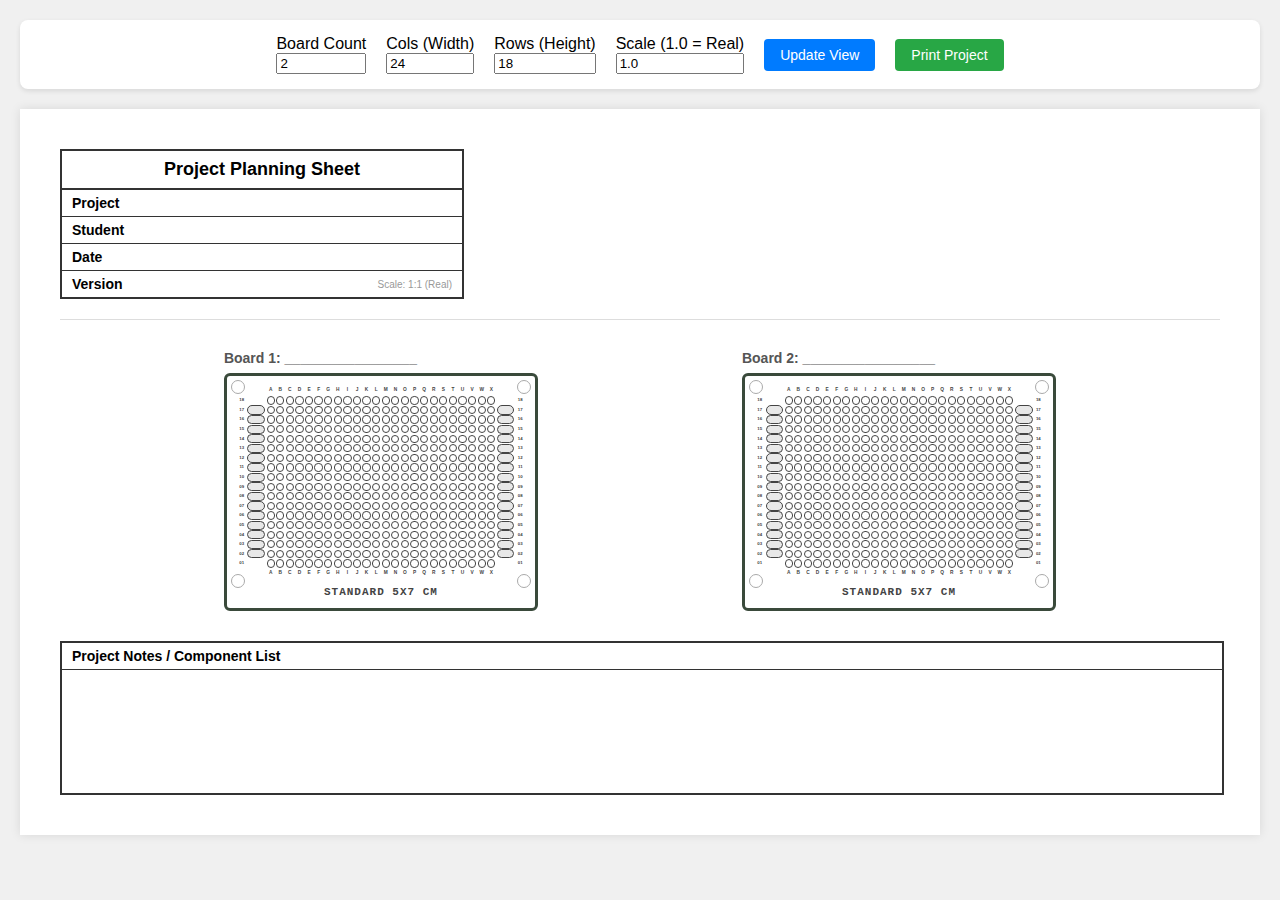
<file: pages/perfboard.html>
<!DOCTYPE html>
<html lang="en">
<head>
    <meta charset="UTF-8">
    <meta name="viewport" content="width=device-width, initial-scale=1.0">
    <title>Pro PCB Planning Sheet</title>
    <style>
        :root {
            /* Standard Perfboard Pitch is 0.1 inch (2.54mm). */
            --base-pitch: 0.1in; 
            --scale-factor: 1; 
            
            /* Dynamic sizing */
            --cell-size: calc(var(--base-pitch) * var(--scale-factor));
            --hole-size: calc(var(--cell-size) * 0.65);
            
            /* Oval Solder Pad Sizing */
            --pad-width: calc(var(--cell-size) * 1.6);
            --pad-height: calc(var(--cell-size) * 0.75);
            
            --border-color: #333;
        }

        body {
            font-family: "Segoe UI", Tahoma, Geneva, Verdana, sans-serif;
            margin: 0;
            padding: 20px;
            background-color: #f0f0f0;
        }

        /* --- CONTROL PANEL --- */
        .controls {
            background: white;
            padding: 15px;
            border-radius: 8px;
            box-shadow: 0 2px 5px rgba(0,0,0,0.1);
            margin-bottom: 20px;
            display: flex;
            flex-wrap: wrap;
            gap: 20px;
            align-items: center;
            justify-content: center;
        }

        .input-group {
            display: flex;
            flex-direction: column;
        }
        
        button {
            background-color: #007bff;
            color: white;
            border: none;
            padding: 8px 16px;
            border-radius: 4px;
            cursor: pointer;
            font-size: 14px;
        }
        button:hover { background-color: #0056b3; }
        button.print-btn { background-color: #28a745; }
        button.print-btn:hover { background-color: #218838; }

        /* --- SHEET LAYOUT --- */
        .sheet {
            background: white;
            width: 100%;
            display: inline-block; 
            min-width: 850px; 
            margin: 0 auto;
            padding: 40px;
            box-sizing: border-box;
            box-shadow: 0 0 10px rgba(0,0,0,0.1);
            position: relative;
            left: 50%;
            transform: translateX(-50%);
        }

        /* 1. HEADER SECTION */
        .header-section {
            display: flex;
            justify-content: flex-start;
            margin-bottom: 30px;
            border-bottom: 1px solid #ddd;
            padding-bottom: 20px;
        }

        .meta-box {
            width: 400px;
            border: 2px solid var(--border-color);
            display: flex;
            flex-direction: column;
        }

        .meta-title {
            text-align: center;
            font-size: 18px;
            font-weight: bold;
            padding: 8px;
            border-bottom: 2px solid var(--border-color);
            background: #fff;
        }

        .meta-row {
            flex: 1;
            border-bottom: 1px solid var(--border-color);
            display: flex;
            align-items: center;
            padding: 5px 10px;
            font-size: 14px;
        }
        .meta-row:last-child { border-bottom: none; }
        .meta-label { width: 90px; font-weight: 600; }

        /* 2. GRID AREA */
        .grids-wrapper {
            display: flex;
            flex-wrap: wrap;
            gap: 40px; 
            justify-content: space-evenly; 
            margin-bottom: 30px;
        }

        .single-board-unit {
            display: flex;
            flex-direction: column;
            align-items: center;
            page-break-inside: avoid; 
            break-inside: avoid;
        }

        .board-title {
            width: 100%;
            text-align: left;
            font-size: 14px;
            font-weight: bold;
            margin-bottom: 5px;
            padding-bottom: 2px;
            color: #555;
        }

        /* PCB FRAME Styling */
        .pcb-frame {
            border: 3px solid #3a4a3b; /* Dark Greenish Border */
            border-radius: 6px;
            padding: 10px;
            background-color: transparent; 
            display: flex;
            flex-direction: column;
            align-items: center;
            position: relative;
        }

        /* Mounting Holes Visuals (Corners) */
        .mount-hole {
            width: 12px;
            height: 12px;
            border: 1px solid #aaa;
            border-radius: 50%;
            position: absolute;
            background: #fff;
        }
        .mh-tl { top: 4px; left: 4px; }
        .mh-tr { top: 4px; right: 4px; }
        .mh-bl { bottom: 20px; left: 4px; } /* Above text */
        .mh-br { bottom: 20px; right: 4px; }

        table.perf-grid {
            border-collapse: separate;
            border-spacing: 0;
        }

        .perf-grid td, .perf-grid th {
            text-align: center;
            vertical-align: middle;
            padding: 0;
            width: var(--cell-size);
            height: var(--cell-size);
            box-sizing: border-box;
            line-height: 1;
        }

        /* Standard Round Hole */
        .hole {
            width: var(--hole-size);
            height: var(--hole-size);
            border: 1px solid #444;
            border-radius: 50%;
            margin: 0 auto;
            background: #fff;
        }

        /* Oval Solder Pad */
        .pad-cell {
            width: calc(var(--pad-width) + 4px) !important;
        }
        .pad {
            width: var(--pad-width);
            height: var(--pad-height);
            border: 1px solid #444;
            border-radius: 10px;
            margin: 0 auto;
            background: #e8e8e8;
        }

        .coord-h { 
            font-weight: bold; 
            font-size: calc(var(--cell-size) * 0.5); 
            color: #444;
        } 
        .coord-v { 
            font-weight: bold; 
            font-size: calc(var(--cell-size) * 0.45); 
            color: #444;
            padding: 0 4px;
        } 

        /* Dimensions Silkscreen Text */
        .pcb-dimensions {
            margin-top: 8px;
            font-family: 'Consolas', 'Courier New', monospace;
            font-size: 11px;
            color: #444;
            font-weight: bold;
            letter-spacing: 1px;
            text-transform: uppercase;
        }

        /* 3. NOTES SECTION */
        .notes-section {
            width: 100%;
            page-break-inside: avoid;
        }

        .notes-box {
            width: 100%;
            height: 150px;
            border: 2px solid var(--border-color);
            position: relative;
        }
        
        .notes-label {
            border-bottom: 1px solid var(--border-color);
            padding: 5px 10px;
            font-weight: bold;
            background: #fff;
            font-size: 14px;
        }

        /* --- PRINT STYLES --- */
        @media print {
            body { background: none; padding: 0; margin: 0; }
            .controls { display: none; }
            .sheet { 
                box-shadow: none; 
                padding: 0.25in; 
                width: auto; 
                min-width: 0;
                transform: none; 
                left: 0;
                display: block;
            }
            .hole, .pad, .pcb-frame, .mount-hole { -webkit-print-color-adjust: exact; }
        }
    </style>
</head>
<body>

    <div class="controls">
        <div class="input-group">
            <label>Board Count</label>
            <input type="number" id="countInput" value="2" min="1" max="10">
        </div>
        <div class="input-group">
            <label>Cols (Width)</label>
            <input type="number" id="colsInput" value="24" min="5" max="100">
        </div>
        <div class="input-group">
            <label>Rows (Height)</label>
            <input type="number" id="rowsInput" value="18" min="5" max="60">
        </div>
        <div class="input-group">
            <label>Scale (1.0 = Real)</label>
            <input type="number" id="scaleInput" value="1.0" min="0.5" max="4.0" step="0.1" onchange="updateScale()">
        </div>
        <button onclick="generateProject()">Update View</button>
        <button class="print-btn" onclick="window.print()">Print Project</button>
    </div>

    <div class="sheet">
        
        <div class="header-section">
            <div class="meta-box">
                <div class="meta-title">Project Planning Sheet</div>
                <div class="meta-row"><span class="meta-label">Project</span></div>
                <div class="meta-row"><span class="meta-label">Student</span></div>
                <div class="meta-row"><span class="meta-label">Date</span></div>
                <div class="meta-row"><span class="meta-label">Version</span> <span id="scaleDisplay" style="margin-left:auto; color:#999; font-size:10px;">Scale: 1:1</span></div>
            </div>
        </div>

        <div class="grids-wrapper" id="gridsContainer"></div>

        <div class="notes-section">
            <div class="notes-box">
                <div class="notes-label">Project Notes / Component List</div>
            </div>
        </div>
    </div>

    <script>
        function updateScale() {
            const scale = document.getElementById('scaleInput').value;
            document.documentElement.style.setProperty('--scale-factor', scale);
            const text = (scale == 1.0) ? "Scale: 1:1 (Real)" : "Scale: " + scale + "x";
            document.getElementById('scaleDisplay').innerText = text;
        }

        // --- Common Green Perfboard Size Lookup ---
        function getBoardSizeText(cols, rows) {
            // Normalize so 18x24 matches 24x18
            const dim1 = Math.min(cols, rows);
            const dim2 = Math.max(cols, rows);
            
            // Standard hole counts (Approximate)
            if (dim1 === 6 && dim2 === 28) return "Standard 2x8 cm";
            if (dim1 === 10 && dim2 === 24) return "Standard 3x7 cm";
            if (dim1 === 14 && dim2 === 20) return "Standard 4x6 cm";
            if (dim1 === 18 && dim2 === 24) return "Standard 5x7 cm";
            if (dim1 === 22 && dim2 === 27) return "Standard 6x8 cm";
            if (dim1 === 26 && dim2 === 31) return "Standard 7x9 cm";
            
            // Fallback: Calculate physical size with a 2.5mm margin on each side (5mm total)
            const w = ((cols * 2.54) + 5).toFixed(1);
            const h = ((rows * 2.54) + 5).toFixed(1);
            return `${cols}x${rows} Holes • Approx ${w} x ${h} mm`;
        }

        function generateProject() {
            updateScale();
            const count = parseInt(document.getElementById('countInput').value);
            const cols = parseInt(document.getElementById('colsInput').value);
            const rows = parseInt(document.getElementById('rowsInput').value);
            const container = document.getElementById('gridsContainer');
            
            const sizeText = getBoardSizeText(cols, rows);
            
            container.innerHTML = ''; 

            for(let i = 0; i < count; i++) {
                const unit = document.createElement('div');
                unit.className = 'single-board-unit';

                const title = document.createElement('div');
                title.className = 'board-title';
                title.innerText = "Board " + (i + 1) + ": _________________";
                unit.appendChild(title);

                // PCB FRAME DIV
                const pcbFrame = document.createElement('div');
                pcbFrame.className = 'pcb-frame';
                
                // Add fake mounting holes
                pcbFrame.innerHTML += `
                    <div class="mount-hole mh-tl"></div>
                    <div class="mount-hole mh-tr"></div>
                    <div class="mount-hole mh-bl"></div>
                    <div class="mount-hole mh-br"></div>
                `;

                const table = document.createElement('table');
                table.className = 'perf-grid';
                
                // --- HEADER (Letters) ---
                let thead = document.createElement('thead');
                let trTop = document.createElement('tr');
                trTop.appendChild(document.createElement('th')); 
                trTop.appendChild(document.createElement('th')); 
                for (let c = 0; c < cols; c++) {
                    let th = document.createElement('th');
                    th.className = 'coord-h';
                    th.innerText = getColLabel(c);
                    trTop.appendChild(th);
                }
                trTop.appendChild(document.createElement('th')); 
                trTop.appendChild(document.createElement('th')); 
                thead.appendChild(trTop);
                table.appendChild(thead);

                // --- BODY ---
                // Loop COUNTS DOWN (Row 'rows' at top, Row '1' at bottom)
                let tbody = document.createElement('tbody');
                
                for (let r = rows; r >= 1; r--) {
                    let tr = document.createElement('tr');
                    let label = r.toString().padStart(2, '0');
                    
                    // 1. Left Label
                    let tdLeft = document.createElement('td');
                    tdLeft.className = 'coord-v';
                    tdLeft.innerText = label;
                    tr.appendChild(tdLeft);

                    // 2. Left PAD (Logic: No pads on Top or Bottom rows)
                    let tdPadL = document.createElement('td');
                    tdPadL.className = 'pad-cell';
                    if (r !== rows && r !== 1) {
                         let padL = document.createElement('div');
                         padL.className = 'pad';
                         tdPadL.appendChild(padL);
                    }
                    tr.appendChild(tdPadL);

                    // 3. Grid Holes
                    for (let c = 0; c < cols; c++) {
                        let td = document.createElement('td');
                        let hole = document.createElement('div');
                        hole.className = 'hole';
                        td.appendChild(hole);
                        tr.appendChild(td);
                    }

                    // 4. Right PAD (Logic: No pads on Top or Bottom rows)
                    let tdPadR = document.createElement('td');
                    tdPadR.className = 'pad-cell';
                    if (r !== rows && r !== 1) {
                        let padR = document.createElement('div');
                        padR.className = 'pad';
                        tdPadR.appendChild(padR);
                    }
                    tr.appendChild(tdPadR);

                    // 5. Right Label
                    let tdRight = document.createElement('td');
                    tdRight.className = 'coord-v';
                    tdRight.innerText = label;
                    tr.appendChild(tdRight);

                    tbody.appendChild(tr);
                }
                table.appendChild(tbody);

                // --- FOOTER (Letters) ---
                let tfoot = document.createElement('tfoot');
                let trBot = document.createElement('tr');
                trBot.appendChild(document.createElement('th'));
                trBot.appendChild(document.createElement('th'));
                for (let c = 0; c < cols; c++) {
                    let th = document.createElement('th');
                    th.className = 'coord-h';
                    th.innerText = getColLabel(c);
                    trBot.appendChild(th);
                }
                trBot.appendChild(document.createElement('th'));
                trBot.appendChild(document.createElement('th'));
                tfoot.appendChild(trBot);
                table.appendChild(tfoot);

                pcbFrame.appendChild(table);
                
                // --- DIMENSIONS SILKSCREEN ---
                const dims = document.createElement('div');
                dims.className = 'pcb-dimensions';
                dims.innerText = sizeText;
                pcbFrame.appendChild(dims);

                unit.appendChild(pcbFrame);
                container.appendChild(unit);
            }
        }

        function getColLabel(index) {
            const alphabet = "ABCDEFGHIJKLMNOPQRSTUVWXYZ";
            let label = "";
            index++; 
            while (index > 0) {
                let rem = (index - 1) % 26;
                label = alphabet[rem] + label;
                index = Math.floor((index - 1) / 26);
            }
            return label;
        }

        generateProject();
    </script>
</body>
</html>
</file>
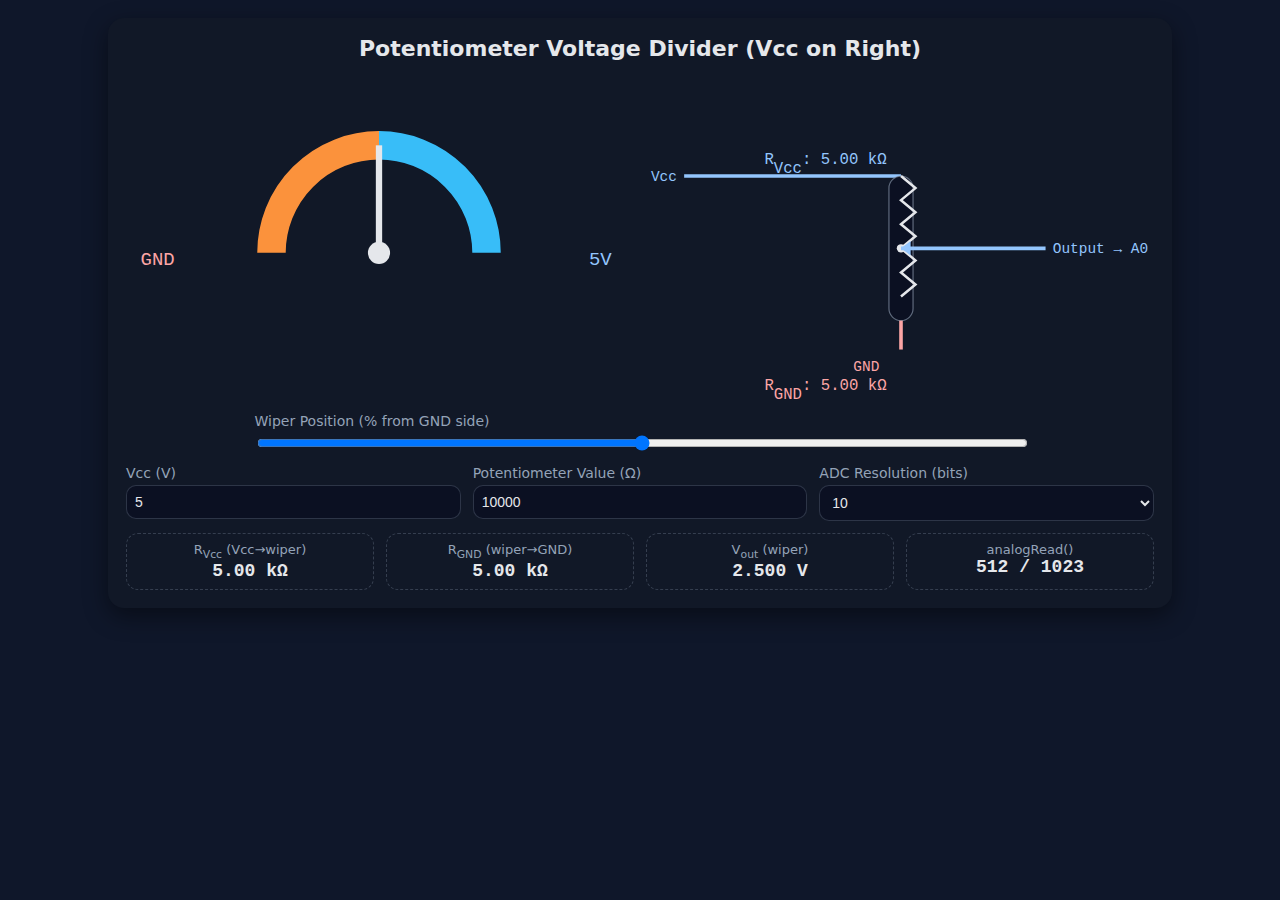
<file: pages/potentiometer-divider.html>
<!DOCTYPE html>
<html lang="en">
<head>
<meta charset="utf-8" />
<meta name="viewport" content="width=device-width, initial-scale=1" />
<title>Potentiometer Voltage Divider (Side-by-Side)</title>
<meta name="description" content="Interactive potentiometer voltage divider: dial + vertical schematic with adjustable Vcc, total resistance, wiper position, and ADC resolution." />
<style>
  :root{ --bg:#0f172a; --panel:#111827; --muted:#94a3b8; --text:#e5e7eb; --blue:#38bdf8; --orange:#fb923c; }
  *{ box-sizing:border-box }
  html,body{ height:100% }
  body{ margin:0; background:var(--bg); color:var(--text); font-family:system-ui,sans-serif; display:flex; justify-content:center }
  .wrap{ width:100%; max-width:1100px; padding:clamp(10px,2vw,18px) }
  .card{ background:var(--panel); border-radius:16px; box-shadow:0 8px 24px rgba(0,0,0,.45); padding:clamp(10px,2vw,18px) }
  h1{ margin:0 0 clamp(6px,1.2vw,10px) 0; text-align:center; font-size:clamp(18px,2.2vw,22px) }

  /* Diagrams side-by-side */
  .diagrams{ display:grid; gap:clamp(8px,1.8vw,16px); grid-template-columns:1fr 1fr; align-items:center }
  @media (max-width:760px){ .diagrams{ grid-template-columns:1fr } }
  svg{ width:100%; height:auto; overflow:visible }

  /* Centered slider at 75% width */
  .slider{ width:75%; margin:clamp(6px,1.2vw,10px) auto; }
  .slider label{ display:block; color:var(--muted); margin-bottom:4px; font-size:clamp(12px,1.6vw,14px) }
  .slider input[type=range]{ width:100% }

  /* Compact controls */
  .controls{ display:grid; gap:clamp(8px,1.2vw,12px); grid-template-columns:repeat(3,minmax(0,1fr)); margin-top:clamp(6px,1.2vw,10px) }
  @media (max-width:660px){ .controls{ grid-template-columns:1fr 1fr } }
  label{ color:var(--muted); font-size:clamp(12px,1.6vw,14px); margin-bottom:4px; display:block }
  input[type=number],select{ width:100%; padding:8px; border-radius:10px; border:1px solid rgba(148,163,184,.25); background:#0b1022; color:var(--text); font-size:clamp(12px,1.6vw,14px) }

  /* Key readouts */
  .tiles{ margin-top:clamp(8px,1.2vw,12px); display:grid; gap:clamp(8px,1.2vw,12px); grid-template-columns:repeat(4,minmax(0,1fr)) }
  @media (max-width:760px){ .tiles{ grid-template-columns:repeat(2,minmax(0,1fr)) } }
  .tile{ border:1px dashed rgba(148,163,184,.28); border-radius:12px; padding:8px; text-align:center }
  .sm{ color:var(--muted); font-size:clamp(11px,1.5vw,13px) }
  .big{ font-weight:700; font-family:ui-monospace,SFMono-Regular,Menlo,Monaco,Consolas,"Liberation Mono",monospace; font-size:clamp(14px,2.2vw,18px) }
  .mono{ font-family:ui-monospace,SFMono-Regular,Menlo,Monaco,Consolas,"Liberation Mono",monospace }
</style>
</head>
<body>
<div class="wrap">
  <div class="card">
    <h1>Potentiometer Voltage Divider (Vcc on Right)</h1>

    <div class="diagrams">
      <!-- Dial -->
      <svg id="dial" viewBox="0 0 320 210" preserveAspectRatio="xMidYMid meet" aria-label="Dial">
        <!-- arcs: blue = Rvcc (Vcc→wiper), orange = Rgnd (wiper→GND) -->
        <path id="arc-blue"   fill="none" stroke="var(--blue)"   stroke-width="18"></path>
        <path id="arc-orange" fill="none" stroke="var(--orange)" stroke-width="18"></path>
        <!-- wiper arm (center 160,115) -->
        <g id="wiper">
          <line id="wiperLine" x1="160" y1="115" x2="160" y2="42" stroke="#e5e7eb" stroke-width="4"></line>
          <circle cx="160" cy="115" r="7" fill="#e5e7eb"></circle>
        </g>
        <text x="300" y="123" text-anchor="middle" fill="#93c5fd" class="mono" font-size="12">5V</text>
        <text x="20"  y="123" text-anchor="middle" fill="#fca5a5" class="mono" font-size="12">GND</text>
      </svg>

      <!-- Vertical shorthand schematic (shorter body + shorter wiper) -->
      <svg id="schem" viewBox="0 0 420 210" preserveAspectRatio="xMidYMid meet" aria-label="Schematic">
        <!-- Vcc line -->
        <line x1="30" y1="54" x2="210" y2="54" stroke="#93c5fd" stroke-width="3"></line>
        <text x="24" y="58" text-anchor="end" fill="#93c5fd" class="mono" font-size="12">Vcc</text>

        <!-- Resistor body (height=120) -->
        <g transform="translate(210,54)">
          <rect x="-10" y="0" width="20" height="120" rx="10" fill="#0b1022" stroke="rgba(148,163,184,.6)"></rect>
          <path d="M0,0 l12,10 -12,10 12,10 -12,10 12,10 -12,10 12,10 -12,10 12,10 -12,10"
                stroke="#e5e7eb" stroke-width="2.1" fill="none"></path>

          <!-- Wiper (shorter) -->
          <g id="schemWiper" transform="translate(0,60)">
            <circle r="3.5" fill="#e5e7eb"></circle>
            <line x1="0" y1="0" x2="120" y2="0" stroke="#93c5fd" stroke-width="3"></line>
            <path d="M8 -6 L0 0 L8 6" fill="#93c5fd"></path>
            <text x="126" y="4" fill="#93c5fd" class="mono" font-size="12">Output → A0</text>
          </g>

          <!-- GND marker -->
          <line x1="0" y1="120" x2="0" y2="144" stroke="#fca5a5" stroke-width="3"></line>
          <text x="-18" y="162" fill="#fca5a5" class="mono" font-size="12" text-anchor="end">GND</text>

          <!-- Clean value labels with subscripts -->
            <text id="lblRvcc" x="-12" y="-10" text-anchor="end" fill="#93c5fd" class="mono" font-size="13">
            R<tspan baseline-shift="sub">Vcc</tspan>: <tspan id="valRvcc"></tspan>
          </text>
          <text id="lblRgnd" x="-12" y="178"  text-anchor="end" fill="#fca5a5" class="mono" font-size="13">
            R<tspan baseline-shift="sub">GND</tspan>: <tspan id="valRgnd"></tspan>
          </text>
        </g>
      </svg>
    </div>

    <!-- Centered slider (75% width) directly under diagrams -->
    <div class="slider">
      <label for="pos">Wiper Position (% from GND side)</label>
      <input id="pos" type="range" min="0" max="100" value="50">
    </div>

    <!-- Compact controls -->
    <div class="controls">
      <div>
        <label for="vin">Vcc (V)</label>
        <input id="vin" type="number" step="0.1" value="5">
      </div>
      <div>
        <label for="rtot">Potentiometer Value (Ω)</label>
        <input id="rtot" type="number" step="100" value="10000">
      </div>
      <div>
        <label for="bits">ADC Resolution (bits)</label>
        <select id="bits"><option>8</option><option selected>10</option><option>12</option><option>16</option></select>
      </div>
    </div>

    <!-- Key readouts -->
    <div class="tiles">
      <div class="tile"><div class="sm">R<sub>Vcc</sub> (Vcc→wiper)</div><div id="rVcc" class="big">—</div></div>
      <div class="tile"><div class="sm">R<sub>GND</sub> (wiper→GND)</div><div id="rGnd" class="big">—</div></div>
      <div class="tile"><div class="sm">V<sub>out</sub> (wiper)</div><div id="vOut" class="big">—</div></div>
      <div class="tile"><div class="sm">analogRead()</div><div id="adc" class="big">—</div></div>
    </div>
  </div>
</div>

<script>
  // Inputs/outputs
  const posEl  = document.getElementById('pos');
  const vinEl  = document.getElementById('vin');
  const rtotEl = document.getElementById('rtot');
  const bitsEl = document.getElementById('bits');

  const rVccEl = document.getElementById('rVcc');
  const rGndEl = document.getElementById('rGnd');
  const vOutEl = document.getElementById('vOut');
  const adcEl  = document.getElementById('adc');

  // Dial parts
  const arcBlue   = document.getElementById('arc-blue');
  const arcOrange = document.getElementById('arc-orange');
  const wiperLine = document.getElementById('wiperLine');

  // Schematic parts
  const schemWiper = document.getElementById('schemWiper');
  const valRvcc    = document.getElementById('valRvcc');
  const valRgnd    = document.getElementById('valRgnd');

  // Dial geometry (center 160,115)
  const R = 68, START_DEG = 180, SPAN_DEG = 180;

  function toRad(d){ return d*Math.PI/180; }
  function pol2xy(r,deg){ return { x:160 + r*Math.cos(toRad(deg)), y:115 + r*Math.sin(toRad(deg)) }; }
  function arcPath(r,a0,a1){
    const p0=pol2xy(r,a0), p1=pol2xy(r,a1);
    const large=Math.abs(a1-a0)>180?1:0, sweep=a1>a0?1:0;
    return `M ${p0.x} ${p0.y} A ${r} ${r} 0 ${large} ${sweep} ${p1.x} ${p1.y}`;
  }
  function fmtOhm(x){
    if(!isFinite(x)) return '—';
    if(x>=1e6) return (x/1e6).toFixed(2)+' MΩ';
    if(x>=1e3) return (x/1e3).toFixed(2)+' kΩ';
    return x.toFixed(0)+' Ω';
  }

  function update(){
    const pos  = Math.min(100, Math.max(0, parseFloat(posEl.value)||0)); // % from GND
    const Vin  = parseFloat(vinEl.value) || 0;
    const Rtot = Math.max(1, parseFloat(rtotEl.value) || 10000);
    const bits = parseInt(bitsEl.value,10) || 10;

    const f    = pos/100;         // 0..1 (GND→Vcc)
    const Rvcc = Rtot*(1 - f);    // Vcc→wiper  (blue)
    const Rgnd = Rtot*f;          // wiper→GND  (orange)
    const Vw   = Vin * f;
    const maxC = Math.pow(2,bits)-1;
    const adc  = Math.round((Vin?Vw/Vin:0)*maxC);

    // Readouts
    rVccEl.textContent = fmtOhm(Rvcc);
    rGndEl.textContent = fmtOhm(Rgnd);
    vOutEl.textContent = Vw.toFixed(3)+' V';
    adcEl.textContent  = `${adc} / ${maxC}`;

    // Dial arcs & wiper
    const aStart=START_DEG, aMid=START_DEG+SPAN_DEG*f, aEnd=START_DEG+SPAN_DEG;
    arcBlue.setAttribute('d',   arcPath(R, aMid, aEnd));   // Rvcc
    arcOrange.setAttribute('d', arcPath(R, aStart, aMid)); // Rgnd
    const p = pol2xy(R,aMid);
    wiperLine.setAttribute('x2', p.x);
    wiperLine.setAttribute('y2', p.y);

    // Vertical schematic: height H=120; 0 at top
    // Slider all the way LEFT (f=0) → wiper at BOTTOM → y=H
    const H = 120;
    const y = H * (1 - f);
    schemWiper.setAttribute('transform', `translate(0,${y})`);

    // Labels
    valRvcc.textContent = fmtOhm(Rvcc);
    valRgnd.textContent = fmtOhm(Rgnd);
  }

  [posEl, vinEl, rtotEl, bitsEl].forEach(el => el.addEventListener('input', update));
  update();
</script>
</body>
</html>
</file>
<file: assets/css/style.css>
:root { 
  /* Light theme colors */
  --bg-primary: #f8fafc;
  --bg-secondary: #ffffff;
  --bg-gradient-start: #e0f2fe;
  --bg-gradient-end: #fce7f3;
  --panel: #ffffff;
  --panel-alt: #f1f5f9;
  --border: #cbd5e1;
  --accent: #3b82f6;
  --accent-secondary: #8b5cf6;
  --accent-glow: #60a5fa;
  --text: #0f172a;
  --text-secondary: #475569;
  --text-dim: #64748b;
  --good: #10b981;
  --warn: #f59e0b;
  --danger: #ef4444;
  --shadow: rgba(15, 23, 42, 0.08);
  --shadow-hover: rgba(59, 130, 246, 0.15);
  
  /* Dark theme fallback colors for embedded pages */
  --bg-dark: #0f1115;
  --panel-dark: #1c2129;
  --panel-alt-dark: #262d37;
  --border-dark: #33404f;
  --accent-dark: #4aa3ff;
  --accent-glow-dark: #8bc9ff;
  --text-dark: #eef2f5;
  --text-dim-dark: #a9b4c0;
  
  font-size: 16px;
  font-family: system-ui, -apple-system, BlinkMacSystemFont, "Segoe UI", Roboto, "Helvetica Neue", Arial, sans-serif;
}

* { 
  box-sizing: border-box;
  margin: 0;
  padding: 0;
}

body { 
  background: linear-gradient(135deg, var(--bg-gradient-start) 0%, var(--bg-primary) 50%, var(--bg-gradient-end) 100%);
  background-attachment: fixed;
  color: var(--text);
  line-height: 1.6;
  -webkit-font-smoothing: antialiased;
  min-height: 100vh;
}
header, footer, main { 
  width: min(1200px, 95%);
  margin: 0 auto;
  padding: 2rem 1rem;
}

header {
  text-align: center;
  padding: 3rem 1rem 2rem;
}

@media (prefers-reduced-motion: no-preference) {
  header {
    animation: fadeInDown 0.6s ease-out;
  }
}

/* Shared gradient text style */
.gradient-text, header h1, header h1 i, .page-list a i {
  background: linear-gradient(135deg, var(--accent) 0%, var(--accent-secondary) 100%);
  -webkit-background-clip: text;
  -webkit-text-fill-color: transparent;
  background-clip: text;
  color: var(--accent); /* Fallback for browsers that don't support background-clip: text */
}

header h1 { 
  margin: 0 0 1rem;
  font-size: 2.5rem;
  font-weight: 700;
  letter-spacing: -0.5px;
  filter: drop-shadow(0 2px 12px var(--shadow));
}

header h1 i {
  margin-right: 0.5rem;
}

header p { 
  margin: 0 auto 1.5rem;
  max-width: 60ch;
  font-size: 1.1rem;
  color: var(--text-secondary);
}
a { 
  color: var(--accent);
  text-decoration: none;
  transition: color 0.2s ease;
}

a:hover, a:focus-visible { 
  color: var(--accent-secondary);
  outline: none;
}
/* Search Container */
.search-container {
  position: relative;
  max-width: 600px;
  margin: 0 auto;
}

@media (prefers-reduced-motion: no-preference) {
  .search-container {
    animation: fadeIn 0.6s ease-out 0.2s both;
  }
}

.search-icon {
  position: absolute;
  left: 1.25rem;
  top: 50%;
  transform: translateY(-50%);
  color: var(--text-dim);
  font-size: 1.1rem;
  pointer-events: none;
}

.search-input {
  width: 100%;
  padding: 1rem 1rem 1rem 3rem;
  border: 2px solid var(--border);
  border-radius: 50px;
  font-size: 1rem;
  background: var(--bg-secondary);
  color: var(--text);
  transition: all 0.3s ease;
  box-shadow: 0 2px 8px var(--shadow);
}

.search-input:focus {
  outline: none;
  border-color: var(--accent);
  box-shadow: 0 4px 16px var(--shadow-hover), 0 0 0 3px rgba(59, 130, 246, 0.1);
}

.search-input::placeholder {
  color: var(--text-dim);
}

/* Category Sections */
.category-section {
  margin: 3rem 0;
}

@media (prefers-reduced-motion: no-preference) {
  .category-section {
    animation: fadeInUp 0.6s ease-out both;
  }
  
  .category-section:nth-child(1) { animation-delay: 0s; }
  .category-section:nth-child(2) { animation-delay: 0.1s; }
  .category-section:nth-child(3) { animation-delay: 0.2s; }
  .category-section:nth-child(4) { animation-delay: 0.3s; }
}

.category-section h2 {
  font-size: 1.75rem;
  font-weight: 700;
  margin-bottom: 1.5rem;
  color: var(--text);
  display: flex;
  align-items: center;
  gap: 0.75rem;
}

.category-section h2 i {
  color: var(--accent);
  font-size: 1.5rem;
}

.page-list { 
  list-style: none;
  margin: 0;
  padding: 0;
  display: grid;
  gap: 1.25rem;
  grid-template-columns: repeat(auto-fill, minmax(280px, 1fr));
}

.page-list li {
  transition: transform 0.2s ease;
}

.page-list a { 
  display: flex;
  flex-direction: column;
  gap: 0.5rem;
  background: var(--panel);
  padding: 1.5rem;
  border: 2px solid var(--border);
  border-radius: 16px;
  font-weight: 600;
  position: relative;
  transition: all 0.3s cubic-bezier(0.4, 0, 0.2, 1);
  box-shadow: 0 2px 8px var(--shadow);
  overflow: hidden;
}

.page-list a::before {
  content: '';
  position: absolute;
  top: 0;
  left: 0;
  width: 100%;
  height: 100%;
  background: linear-gradient(135deg, rgba(59, 130, 246, 0.05) 0%, rgba(139, 92, 246, 0.05) 100%);
  opacity: 0;
  transition: opacity 0.3s ease;
}

.page-list a:hover::before {
  opacity: 1;
}

.page-list a i {
  font-size: 2rem;
  margin-bottom: 0.25rem;
}

.page-list a .link-text {
  font-size: 1.1rem;
  color: var(--text);
  position: relative;
  z-index: 1;
}

.page-list a .link-description {
  font-size: 0.875rem;
  font-weight: 400;
  color: var(--text-secondary);
  position: relative;
  z-index: 1;
}

.page-list a:hover { 
  background: var(--panel-alt);
  transform: translateY(-6px);
  border-color: var(--accent);
  box-shadow: 0 12px 24px var(--shadow-hover), 0 0 0 1px var(--accent);
}

/* No Results */
.no-results {
  text-align: center;
  padding: 4rem 2rem;
  color: var(--text-secondary);
}

.no-results i {
  font-size: 4rem;
  color: var(--text-dim);
  margin-bottom: 1rem;
  opacity: 0.5;
}

.no-results p {
  font-size: 1.25rem;
  margin: 1rem 0 0;
}
footer { 
  font-size: 0.9rem;
  border-top: 2px solid var(--border);
  display: flex;
  justify-content: center;
  align-items: center;
  gap: 1rem;
  flex-wrap: wrap;
  padding: 2rem 1rem;
  margin-top: 4rem;
  color: var(--text-secondary);
  text-align: center;
}

footer a {
  font-weight: 600;
}
code, pre { 
  font-family: ui-monospace, SFMono-Regular, Menlo, Consolas, "Liberation Mono", monospace;
  font-size: 0.875rem;
  background: var(--panel-alt);
  color: var(--text);
  border-radius: 8px;
}

code { 
  padding: 0.2rem 0.5rem;
  border: 1px solid var(--border);
}

pre { 
  padding: 1rem;
  overflow-x: auto;
  border: 1px solid var(--border);
  box-shadow: 0 2px 8px var(--shadow);
}

button, input, select { 
  font: inherit;
}

.btn { 
  background: linear-gradient(135deg, var(--accent) 0%, var(--accent-secondary) 100%);
  color: #ffffff;
  border: none;
  padding: 0.75rem 1.5rem;
  border-radius: 50px;
  cursor: pointer;
  font-weight: 600;
  letter-spacing: 0.5px;
  box-shadow: 0 4px 12px rgba(59, 130, 246, 0.3);
  transition: all 0.3s ease;
  text-transform: uppercase;
  font-size: 0.875rem;
}

.btn:hover { 
  box-shadow: 0 6px 20px rgba(59, 130, 246, 0.4);
  transform: translateY(-2px);
}

.btn:active {
  transform: translateY(0);
}
.grid { 
  display: grid;
  gap: 1.25rem;
}

.panel { 
  background: var(--panel);
  border: 2px solid var(--border);
  border-radius: 16px;
  padding: 1.5rem;
  position: relative;
  box-shadow: 0 2px 8px var(--shadow);
}

.panel h2, .panel h3 { 
  margin-top: 0;
  font-weight: 600;
  letter-spacing: -0.5px;
  color: var(--text);
}

.inline-label { 
  display: flex;
  align-items: center;
  gap: 0.75rem;
  margin: 0.5rem 0;
  font-size: 0.9rem;
  flex-wrap: wrap;
}

.range-wrap { 
  display: flex;
  flex-direction: column;
  gap: 0.5rem;
  margin: 0.75rem 0 1rem;
}

input[type=range] { 
  width: 100%;
  cursor: pointer;
}

.badge { 
  display: inline-block;
  background: linear-gradient(135deg, var(--panel-alt), var(--bg-secondary));
  padding: 0.25rem 0.75rem;
  border: 1px solid var(--border);
  border-radius: 20px;
  font-size: 0.75rem;
  font-weight: 600;
  letter-spacing: 0.5px;
  text-transform: uppercase;
  color: var(--text-secondary);
}

.flex { 
  display: flex;
  gap: 1rem;
  flex-wrap: wrap;
  align-items: center;
}

.table-like { 
  width: 100%;
  border-collapse: collapse;
  font-size: 0.875rem;
  margin: 0.5rem 0;
}

.table-like th, .table-like td { 
  padding: 0.5rem 0.75rem;
  text-align: left;
  border-bottom: 1px solid var(--border);
}

.metric { 
  font-size: 1.25rem;
  font-weight: 700;
  letter-spacing: -0.5px;
  color: var(--accent);
}

.hl { 
  color: var(--accent);
  font-weight: 600;
}

.notice { 
  font-size: 0.75rem;
  text-transform: uppercase;
  letter-spacing: 1px;
  color: var(--text-dim);
  margin-top: 1.5rem;
}

.autosize-debug { 
  font-size: 0.7rem;
  opacity: 0.6;
  margin-top: 1rem;
  color: var(--text-dim);
}
/* Responsive Design */
@media (max-width: 768px) { 
  header, footer, main { 
    width: 92%;
    padding: 1.5rem 0.5rem;
  }
  
  header h1 {
    font-size: 2rem;
  }
  
  header p {
    font-size: 1rem;
  }
  
  .category-section h2 {
    font-size: 1.5rem;
  }
  
  .page-list {
    grid-template-columns: 1fr;
  }
  
  .flex-col-mobile { 
    flex-direction: column;
    align-items: stretch;
  }
}

@media (max-width: 480px) {
  header h1 {
    font-size: 1.75rem;
  }
  
  .search-input {
    padding: 0.875rem 0.875rem 0.875rem 2.75rem;
  }
  
  .search-icon {
    left: 1rem;
  }
}

/* Animations */
@keyframes fadeIn {
  from {
    opacity: 0;
  }
  to {
    opacity: 1;
  }
}

@keyframes fadeInDown {
  from {
    opacity: 0;
    transform: translateY(-20px);
  }
  to {
    opacity: 1;
    transform: translateY(0);
  }
}

@keyframes fadeInUp {
  from {
    opacity: 0;
    transform: translateY(20px);
  }
  to {
    opacity: 1;
    transform: translateY(0);
  }
}

.fade-in {
  animation: fadeIn 0.6s ease forwards;
  opacity: 0;
}

/* Smooth scrolling */
@media (prefers-reduced-motion: no-preference) {
  html {
    scroll-behavior: smooth;
  }
}
/* Potentiometer Diagram - Dark theme preserved for embedded pages */
.pot-diagram { 
  display: grid;
  grid-template-columns: repeat(5, 1fr);
  gap: 0.5rem;
  align-items: center;
  margin: 1rem 0;
  font-size: 0.8rem;
  text-align: center;
}

.pot-diagram div { 
  padding: 0.5rem 0.25rem;
  background: linear-gradient(145deg, var(--panel-dark), var(--bg-dark));
  border: 1px solid var(--border-dark);
  border-radius: 8px;
  position: relative;
  color: var(--text-dark);
}

.pot-diagram .tap { 
  background: linear-gradient(145deg, #283646, #1d2934);
  border-color: #355068;
}

.sparkline { 
  width: 100%;
  height: 60px;
  display: block;
}
</file>
